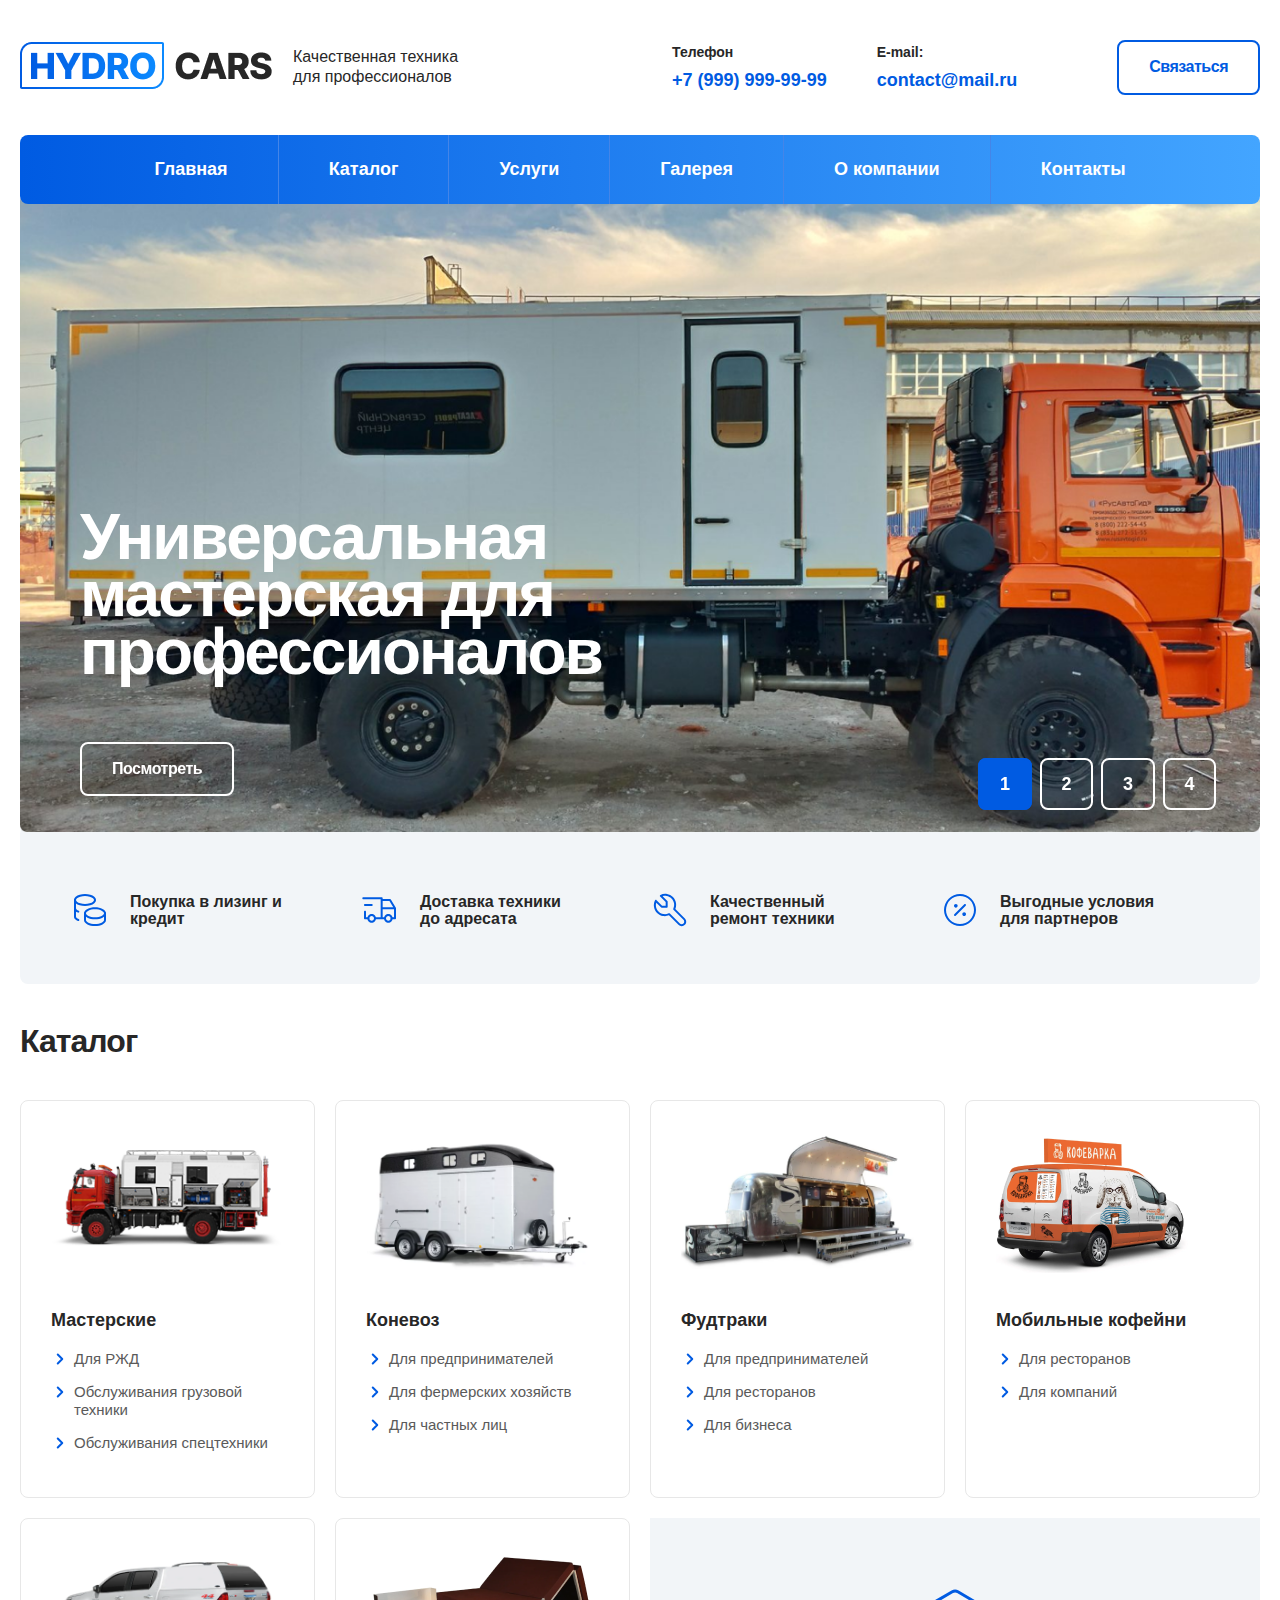
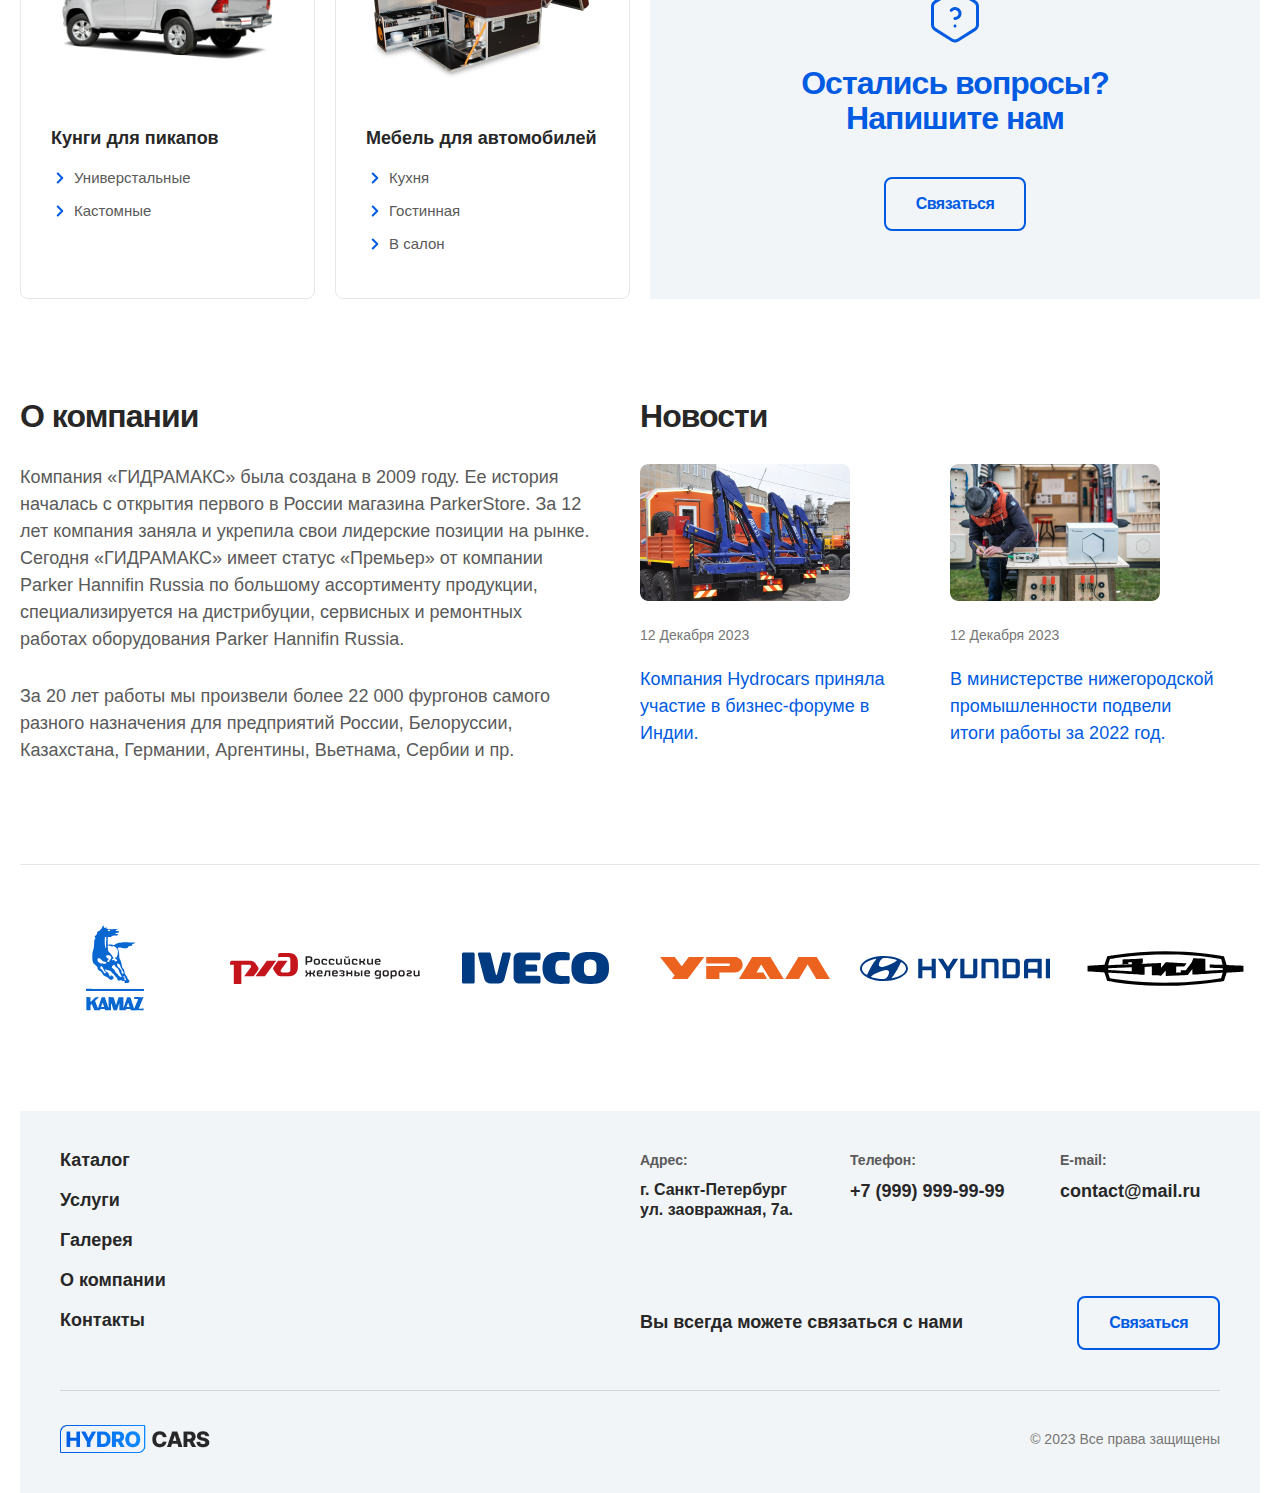
<file: index.html>
<!DOCTYPE html>
<html lang="en">
<head>
    <meta charset="UTF-8">
    <meta name="viewport" content="width=device-width, initial-scale=1.0"/>
    <link rel="stylesheet" href="css/style.css">
    <link rel="stylesheet" href="css/swiper_about.css">
</head>
<body>
<section class="header">
    <div class="header__top">
        <div class="header__left">
            <a href="#"> <img src="img/logo.png"></a>
            <span>Качественная техника для профессионалов</span>
        </div>
        <div class="header__right">
            <div class="header__phone">
                <span>Телефон</span>
                <a>+7 (999) 999-99-99</a>
            </div>
            <div class="header__email">
                <span>E-mail:</span>
                <a>contact@mail.ru</a>
            </div>
            <div class="header__connect">
                <a>Связаться</a>
            </div>
            <div class="header__connect--mobile">
                <a><img src="img/call.svg"></a>
            </div>
            <nav class="header__navigation">
                <input type="checkbox" id="menu" name="menu" class="header__menu--checkbox">
                <label class="header__menu--toggle" for="menu">
                    <img src="img/menu.svg">
                </label>
                <label class="header__menu--overlay" for="menu"></label>

                <div class="header__menu">
                    <div class="header__menu--header">
                        <div>
                            <img class="logo__mobile--menu" src="img/logo.png">
                            <span>
                                Качественная техника для профессионалов
                            </span>
                            <a><img src="img/call.svg"></a>
                            <label class="header__menu--toggle" for="menu">
                                <img src="img/menu_close.svg">
                            </label>
                        </div>
                    </div>

                    <div class="header__menu--list">
                        <ul>
                            <li class="animated--arrow"><a href="index.html">Главная</a></li>
                            <li class="animated--arrow"><span class="the-arrow -left">
                             <span class="shaft"></span>
                         </span>
                                <a href="catalog.html">Каталог</a></li>
                            <li class="animated--arrow">
                <span class="the-arrow -left">
                             <span class="shaft"></span>
                         </span>
                                <a href="services.html">Услуги</a></li>
                            <li class="animated--arrow"><span class="the-arrow -left">
                             <span class="shaft"></span>
                         </span>
                                <a href="gallery.html">Галерея</a></li>
                            <li class="animated--arrow">
                <span class="the-arrow -left">
                             <span class="shaft"></span>
                         </span><a href="about.html">О компании</a></li>
                            <li class="animated--arrow"><span class="the-arrow -left">
                             <span class="shaft"></span>
                         </span>
                                <a href="contact.html">Контакты</a>
                                <span class="arrow-bottom the-arrow -left">
                             <span class="shaft"></span>
                         </span></li>
                        </ul>
                        <div class="contact__mobile">
                        <div class="mobile__contact">
                            <p>Телефон</p>
                            <a>+7 (999) 999-99-99</a>
                        </div>
                        <div class="mobile__contact">
                            <p>E-mail:</p>
                            <a>contact@mail.ru</a>
                        </div>
                    </div>
                    </div>
                </div>
            </nav>
        </div>
    </div>
    <div class="header__bottom">
        <div class="header__navigate">
            <a href="index.html">Главная</a>
            <a href="catalog.html">Каталог</a>
            <a href="services.html">Услуги</a>
            <a href="gallery.html">Галерея</a>
            <a href="about.html">О компании</a>
            <a href="contact.html">Контакты</a>
        </div>
    </div>
</section>
<section class="main">
    <div class="main__slider swiper_main">
        <div class="swiper-wrapper">
            <!-- Slides -->
            <div class="main__slider--img swiper-slide"><img src="img/main_slider.png">
                <div class="main__slider--text">
                    <p>Универсальная мастерская
                        для профессионалов</p>
                    <a href="catalog.html">Посмотреть</a>
                </div>
            </div>
            <div class="main__slider--img swiper-slide"><img src="img/main_slider.png">
                <div class="main__slider--text">
                    <p>Универсальная мастерская
                        для профессионалов</p>
                    <a href="catalog.html">Посмотреть</a>
                </div></div>
            <div class="main__slider--img swiper-slide"><img src="img/main_slider.png">
                <div class="main__slider--text">
                    <p>Универсальная мастерская
                        для профессионалов</p>
                    <a href="catalog.html">Посмотреть</a>
                </div></div>
            <div class="main__slider--img swiper-slide"><img src="img/main_slider.png">
                <div class="main__slider--text">
                    <p>Универсальная мастерская
                        для профессионалов</p>
                    <a href="catalog.html">Посмотреть</a>
                </div></div>
        </div>
        <!-- If we need pagination -->
        <div class="swiper-pagination"></div>

    </div>
    <div class="main__info">
        <div class="main__info--part">
            <div>
                <img src="img/coins.svg">
                <span>Покупка в лизинг и кредит</span>
            </div>
            <div>
                <img src="img/truck-delivery.svg">
                <span>Доставка техники до адресата</span>
            </div>
        </div>
        <div class="main__info--part">
            <div>
                <img src="img/tool.svg">
                <span>Качественный ремонт техники</span>
            </div>
            <div>
                <img src="img/discount.svg">
                <span>Выгодные условия для партнеров</span>
            </div>
        </div>
    </div>
    <div class="main__catalog">
        <h2>Каталог</h2>
        <div class="main__catalog--list">
            <div class="main__catalog--container">
                <div class="main__catalog--img">
                    <img src="img/catalog2.png">
                </div>
                <div class="main__catalog--info">
                    <p>Мастерские</p>
                    <ul>
                        <li><a href="detail.html">Для РЖД</a></li>
                        <li><a href="detail.html">Обслуживания грузовой техники</a></li>
                        <li><a href="detail.html">Обслуживания спецтехники</a></li>
                    </ul>
                </div>
            </div>
            <div class="main__catalog--container">
                <div class="main__catalog--img">
                    <img src="img/catalog3.png">
                </div>
                <div class="main__catalog--info">
                    <p>Коневоз</p>
                    <ul>
                        <li><a href="detail.html">Для предпринимателей</a></li>
                        <li><a href="detail.html">Для фермерских хозяйств</a></li>
                        <li><a href="detail.html">Для частных лиц</a></li>
                    </ul>
                </div>
            </div>
            <div class="main__catalog--container">
                <div class="main__catalog--img">
                    <img src="img/catalog4.png">
                </div>
                <div class="main__catalog--info">
                    <p>Фудтраки</p>
                    <ul>
                        <li><a href="detail.html">Для предпринимателей</a></li>
                        <li><a href="detail.html">Для ресторанов</a></li>
                        <li><a href="detail.html">Для бизнеса</a></li>
                    </ul>
                </div>
            </div>
            <div class="main__catalog--container">
                <div class="main__catalog--img">
                    <img src="img/catalog5.png">
                </div>
                <div class="main__catalog--info">
                    <p>Мобильные кофейни</p>
                    <ul>
                        <li><a href="detail.html">Для ресторанов</a></li>
                        <li><a href="detail.html">Для компаний</a></li>
                    </ul>
                </div>
            </div>
            <div class="main__catalog--container">
                <div class="main__catalog--img">
                    <img src="img/catalog6.png">
                </div>
                <div class="main__catalog--info">
                    <p>Кунги для пикапов</p>
                    <ul>
                        <li><a href="detail.html">Универстальные</a></li>
                        <li><a href="detail.html">Кастомные</a></li>
                    </ul>
                </div>
            </div>
            <div class="main__catalog--container">
                <div class="main__catalog--img">
                    <img src="img/catalog7.png">
                </div>
                <div class="main__catalog--info">
                    <p>Мебель для автомобилей</p>
                    <ul>
                        <li><a href="detail.html">Кухня</a></li>
                        <li><a href="detail.html">Гостинная</a></li>
                        <li><a href="detail.html">В салон</a></li>
                    </ul>
                </div>
            </div>
            <div class="main__catalog--quest">
                <img src="img/help.svg">
                <h2>Остались вопросы? Напишите нам</h2>
                <a>Связаться</a>
            </div>
        </div>
    </div>
    <div class="main__aboutNews">
        <div class="main__aboutNews--text">
            <h1>О компании</h1>
            <p>Компания «ГИДРАМАКС» была создана в 2009 году. Ее история началась с открытия первого в России магазина
                ParkerStore. За 12 лет компания заняла и укрепила свои лидерские позиции на рынке. Сегодня «ГИДРАМАКС»
                имеет статус «Премьер» от компании Parker Hannifin Russia по большому ассортименту продукции,
                специализируется на дистрибуции, сервисных и ремонтных работах оборудования Parker Hannifin Russia. </p>
            <p>За 20 лет работы мы произвели более 22 000 фургонов самого разного назначения для предприятий России,
                Белоруссии, Казахстана, Германии, Аргентины, Вьетнама, Сербии и пр.</p>
        </div>
        <div class="news__main">
            <h2>Новости</h2>
            <div class="news__main--container">
                <div class="news__main--block">
                    <img src="img/news_img.png">
                    <div class="news__main--info">
                        <span>12 Декабря 2023</span>
                        <a>Компания Hydrocars приняла участие в бизнес-форуме в Индии.</a>
                    </div>
                </div>
                <div class="news__main--block">
                    <img src="img/news_img1.png">
                    <div class="news__main--info">
                        <span>12 Декабря 2023</span>
                        <a>В министерстве нижегородской промышленности подвели итоги работы за 2022 год.</a>
                    </div>
                </div>
            </div>
        </div>
    </div>
    <div class="main__client">
        <img src="img/kamaz.svg">
        <img src="img/rzd.svg">
        <img src="img/iveco.svg">
        <img src="img/ural.svg">
        <img src="img/hyundai.svg">
        <img src="img/amoZilLogo.svg">
    </div>
</section>
<section class="footer">
    <div class="footer__container">
        <div class="footer__header">
            <div class="footer__navigate">
                <a>Каталог</a>
                <a>Услуги</a>
                <a>Галерея</a>
                <a>О компании</a>
                <a>Контакты</a>
            </div>
            <div class="footer__info">
                <div class="footer__address">
                    <div>
                        <span>Адрес:</span>
                        <p>г. Санкт-Петербург
                            ул. заовражная, 7а.</p>
                    </div>
                    <div>
                        <span>Телефон:</span>
                        <a>+7 (999) 999-99-99</a>
                    </div>
                    <div>
                        <span>E-mail:</span>
                        <a>contact@mail.ru</a>
                    </div>
                </div>
                <div class="footer__connect">
                    <p>Вы всегда можете связаться с нами</p>
                    <a href="#">Связаться</a>
                </div>
            </div>
        </div>
        <div class="footer__connect--mobile">
            <p>Вы всегда можете связаться с нами</p>
            <a href="#">Связаться</a>
        </div>
        <div class="footer__bottom">
            <img src="img/logo.png">
            <span>© 2023 Все права защищены</span>
        </div>
    </div>
</section>
<script defer src="js/jquery.min.js"></script>
<script defer src="js/swiper-bundle.min.js"></script>
<script defer src="js/main/script.js"></script>
</body>
</html>
</file>
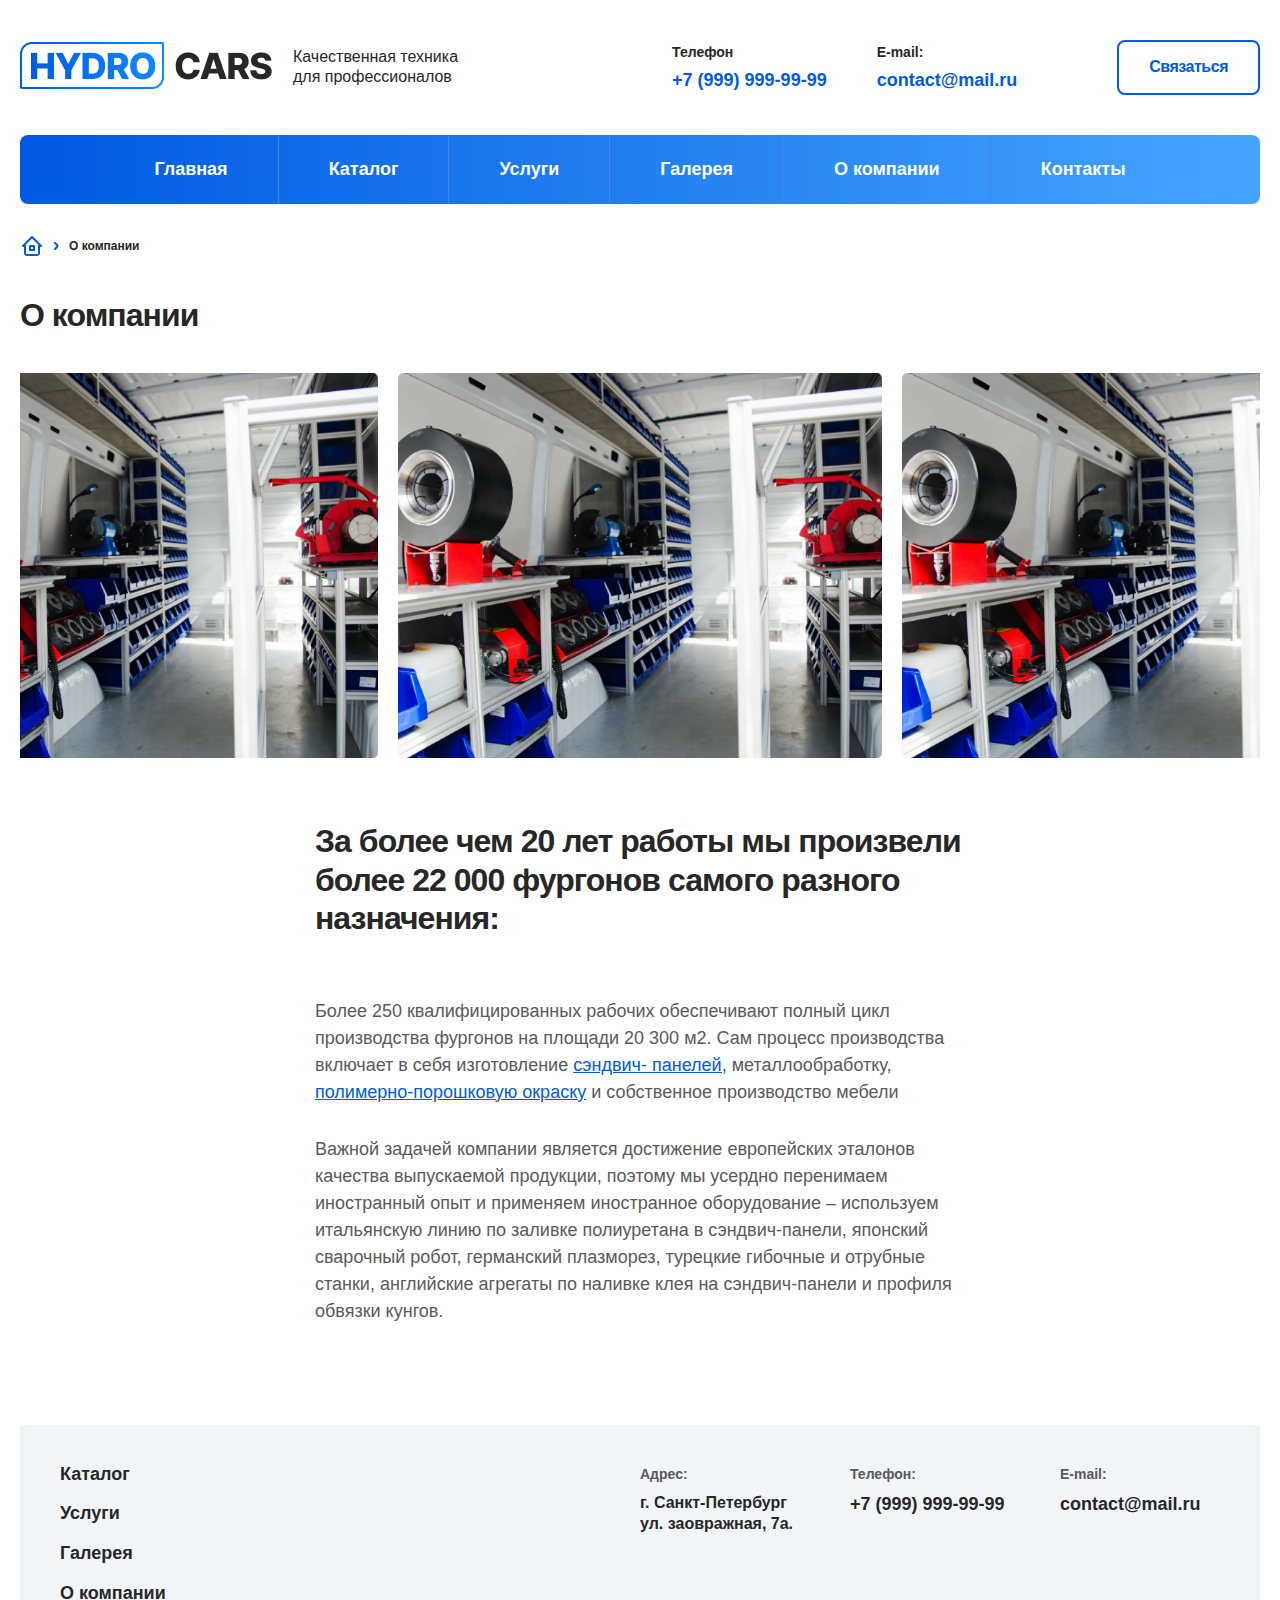
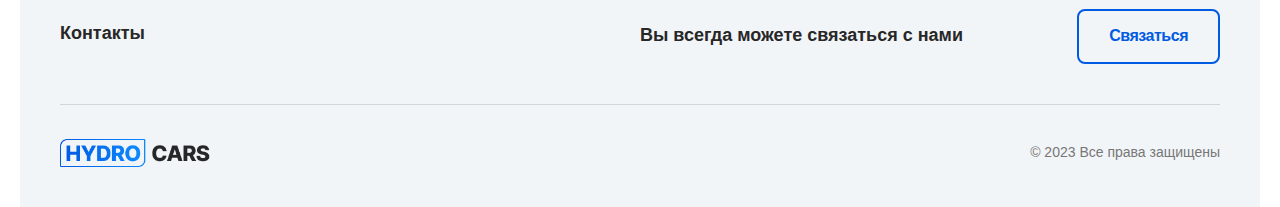
<file: about.html>
<!DOCTYPE html>
<html lang="en">
<head>
    <meta charset="UTF-8">
    <meta name="viewport" content="width=device-width, initial-scale=1.0"/>
    <link rel="stylesheet" href="css/style.css">
    <link rel="stylesheet" href="css/swiper_about.css">
</head>
<body>
<section class="header">
    <div class="header__top">
        <div class="header__left">
            <a href="#"> <img src="img/logo.png"></a>
            <span>Качественная техника для профессионалов</span>
        </div>
        <div class="header__right">
            <div class="header__phone">
                <span>Телефон</span>
                <a>+7 (999) 999-99-99</a>
            </div>
            <div class="header__email">
                <span>E-mail:</span>
                <a>contact@mail.ru</a>
            </div>
            <div class="header__connect">
                <a>Связаться</a>
            </div>
            <div class="header__connect--mobile">
                <a><img src="img/call.svg"></a>
            </div>
            <nav class="header__navigation">
                <input type="checkbox" id="menu" name="menu" class="header__menu--checkbox">
                <label class="header__menu--toggle" for="menu">
                    <img src="img/menu.svg">
                </label>
                <label class="header__menu--overlay" for="menu"></label>

                <div class="header__menu">
                    <div class="header__menu--header">
                        <div>
                            <img class="logo__mobile--menu" src="img/logo.png">
                            <span>
                                Качественная техника для профессионалов
                            </span>
                            <a><img src="img/call.svg"></a>
                            <label class="header__menu--toggle" for="menu">
                                <img src="img/menu_close.svg">
                            </label>
                        </div>
                    </div>

                    <div class="header__menu--list">
                        <ul>
                            <li class="animated--arrow"><a href="index.html">Главная</a></li>
                            <li class="animated--arrow"><span class="the-arrow -left">
                             <span class="shaft"></span>
                         </span>
                                <a href="catalog.html">Каталог</a></li>
                            <li class="animated--arrow">
                <span class="the-arrow -left">
                             <span class="shaft"></span>
                         </span>
                                <a href="services.html">Услуги</a></li>
                            <li class="animated--arrow"><span class="the-arrow -left">
                             <span class="shaft"></span>
                         </span>
                                <a href="gallery.html">Галерея</a></li>
                            <li class="animated--arrow">
                <span class="the-arrow -left">
                             <span class="shaft"></span>
                         </span><a href="about.html">О компании</a></li>
                            <li class="animated--arrow"><span class="the-arrow -left">
                             <span class="shaft"></span>
                         </span>
                                <a href="contact.html">Контакты</a>
                                <span class="arrow-bottom the-arrow -left">
                             <span class="shaft"></span>
                         </span></li>
                        </ul>
                        <div class="contact__mobile">
                            <div class="mobile__contact">
                                <p>Телефон</p>
                                <a>+7 (999) 999-99-99</a>
                            </div>
                            <div class="mobile__contact">
                                <p>E-mail:</p>
                                <a>contact@mail.ru</a>
                            </div>
                        </div>
                    </div>
                </div>
            </nav>
        </div>
    </div>
    <div class="header__bottom">
        <div class="header__navigate">
            <a href="index.html">Главная</a>
            <a href="catalog.html">Каталог</a>
            <a href="services.html">Услуги</a>
            <a href="gallery.html">Галерея</a>
            <a href="about.html">О компании</a>
            <a href="contact.html">Контакты</a>
        </div>
    </div>
</section>
<section class="about">
    <div class="breadcrumbs">
        <ul>
            <li><img src="img/home.svg"></li>
            <li class="breadcrumbs__divider"><img src="img/arrow.svg"></li>
            <li><span>О компании</span></li>
        </ul>
    </div>
    <div class="about__main">
    <h1>О компании</h1>
        <div class="about__gallery swiper">

            <div class="swiper-wrapper">
                <!-- Slides -->
                <div class="swiper-slide"> <img src="img/about.png"></div>
                <div class="swiper-slide"> <img src="img/about.png"></div>
                <div class="swiper-slide"> <img src="img/about.png"></div>
            </div>
        </div>
    <div class="about__us">
        <h2>За более чем 20 лет работы мы произвели более 22 000 фургонов самого разного назначения:</h2>
        <p>Более 250 квалифицированных рабочих обеспечивают полный цикл производства фургонов на площади 20 300 м2. Сам
            процесс производства включает в себя изготовление <a class="about__us--link">сэндвич- панелей,</a>
            металлообработку, <a class="about__us--link">полимерно-порошковую окраску</a> и собственное производство
            мебели
        </p>
        <p>Важной задачей компании является достижение европейских эталонов качества выпускаемой продукции, поэтому мы
            усердно перенимаем иностранный опыт и применяем иностранное оборудование – используем итальянскую линию по
            заливке полиуретана в сэндвич-панели, японский сварочный робот, германский плазморез, турецкие гибочные и
            отрубные станки, английские агрегаты по наливке клея на сэндвич-панели и профиля обвязки кунгов.</p>
    </div>
    </div>
</section>
<section class="footer">
    <div class="footer__container">
        <div class="footer__header">
            <div class="footer__navigate">
                <a>Каталог</a>
                <a>Услуги</a>
                <a>Галерея</a>
                <a>О компании</a>
                <a>Контакты</a>
            </div>
            <div class="footer__info">
                <div class="footer__address">
                    <div>
                        <span>Адрес:</span>
                        <p>г. Санкт-Петербург
                            ул. заовражная, 7а.</p>
                    </div>
                    <div>
                        <span>Телефон:</span>
                        <a>+7 (999) 999-99-99</a>
                    </div>
                    <div>
                        <span>E-mail:</span>
                        <a>contact@mail.ru</a>
                    </div>
                </div>
                <div class="footer__connect">
                    <p>Вы всегда можете связаться с нами</p>
                    <a href="#">Связаться</a>
                </div>
            </div>
        </div>
        <div class="footer__connect--mobile">
            <p>Вы всегда можете связаться с нами</p>
            <a href="#">Связаться</a>
        </div>
        <div class="footer__bottom">
            <img src="img/logo.png">
            <span>© 2023 Все права защищены</span>
        </div>
    </div>
</section>
<script defer src="js/jquery.min.js"></script>
<script defer src="js/swiper-bundle.min.js"></script>
<script defer src="js/about/script.js"></script>
</body>
</html>
</file>
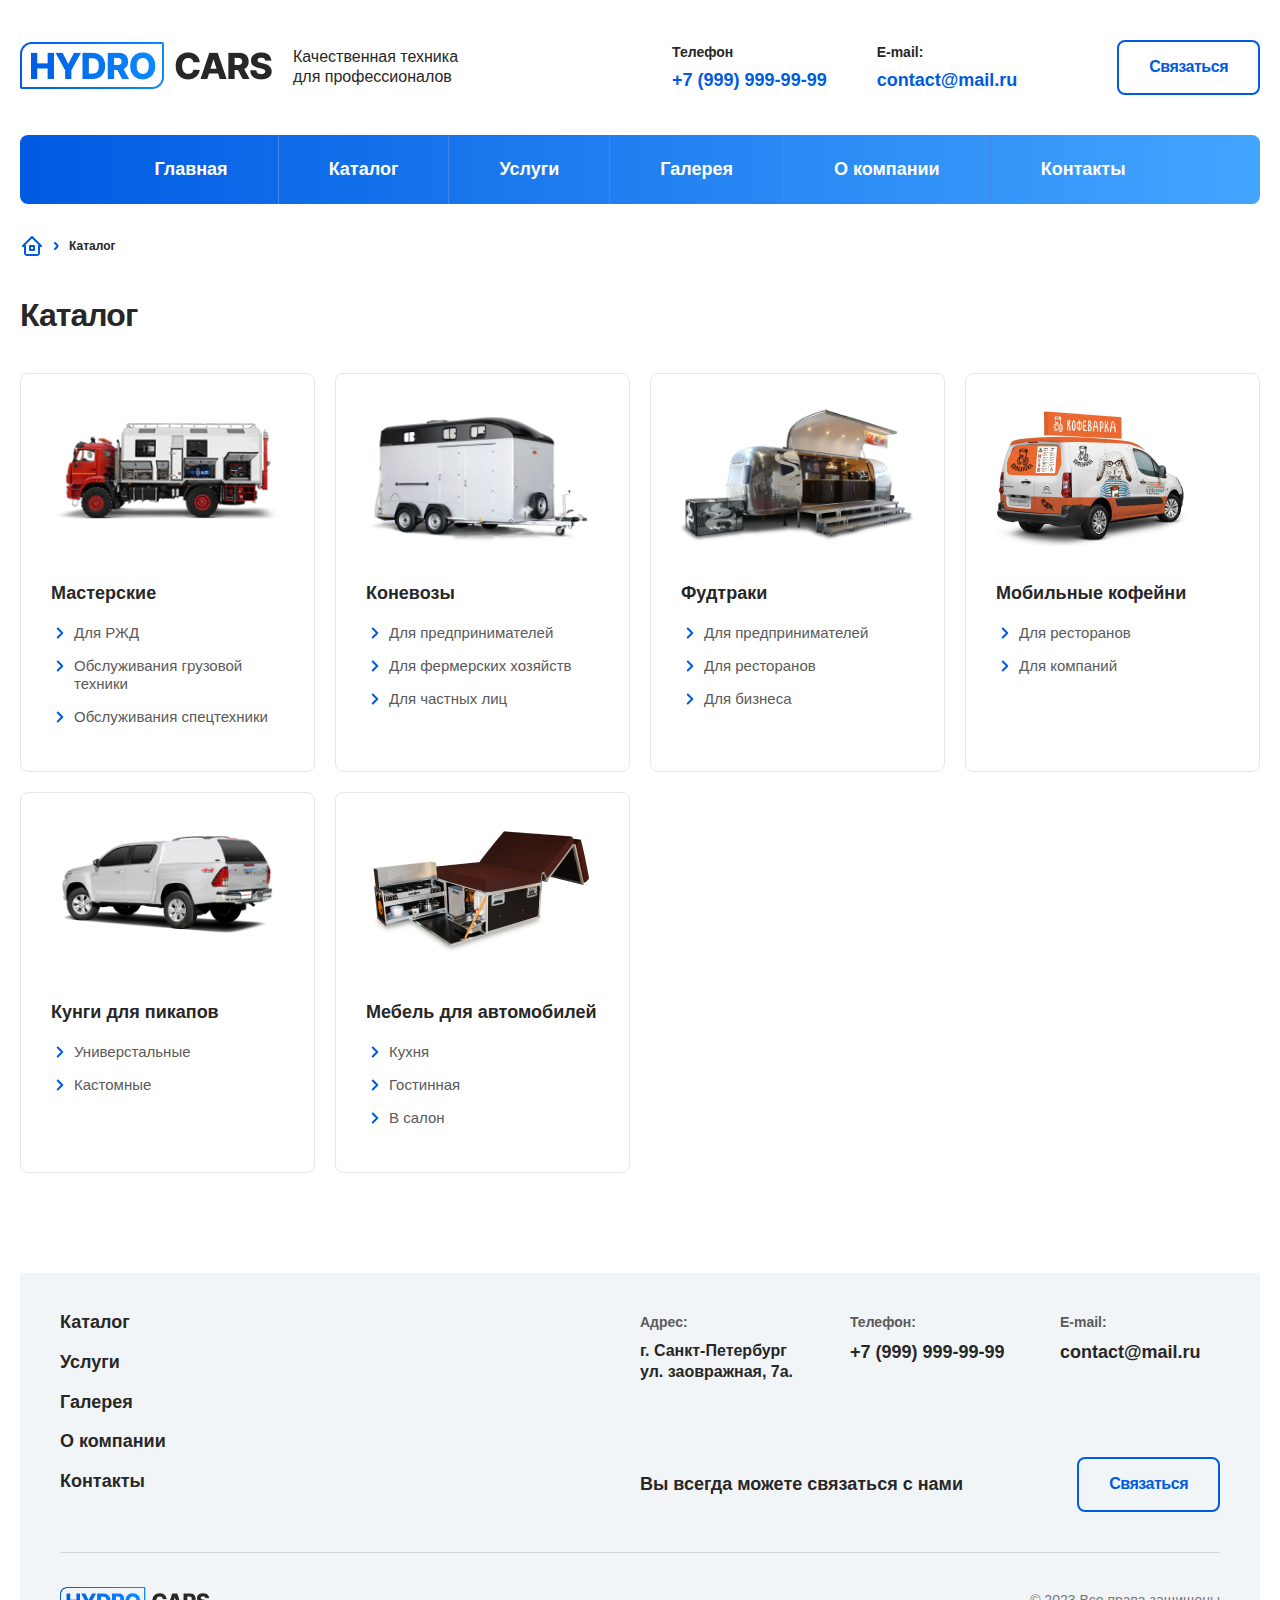
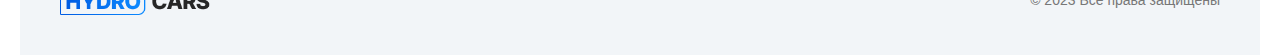
<file: catalog.html>
<!DOCTYPE html>
<html lang="en">
<head>
    <meta charset="UTF-8">
    <meta name="viewport" content="width=device-width, initial-scale=1.0"/>
    <link rel="stylesheet" href="css/style.css">
</head>
<body>
<section class="header">
    <div class="header__top">
        <div class="header__left">
            <a href="#"> <img src="img/logo.png"></a>
            <span>Качественная техника для профессионалов</span>
        </div>
        <div class="header__right">
            <div class="header__phone">
                <span>Телефон</span>
                <a>+7 (999) 999-99-99</a>
            </div>
            <div class="header__email">
                <span>E-mail:</span>
                <a>contact@mail.ru</a>
            </div>
            <div class="header__connect">
                <a>Связаться</a>
            </div>
            <div class="header__connect--mobile">
                <a><img src="img/call.svg"></a>
            </div>
            <nav class="header__navigation">
                <input type="checkbox" id="menu" name="menu" class="header__menu--checkbox">
                <label class="header__menu--toggle" for="menu">
                    <img src="img/menu.svg">
                </label>
                <label class="header__menu--overlay" for="menu"></label>

                <div class="header__menu">
                    <div class="header__menu--header">
                        <div>
                            <img class="logo__mobile--menu" src="img/logo.png">
                            <span>
                                Качественная техника для профессионалов
                            </span>
                            <a><img src="img/call.svg"></a>
                            <label class="header__menu--toggle" for="menu">
                                <img src="img/menu_close.svg">
                            </label>
                        </div>
                    </div>

                    <div class="header__menu--list">
                        <ul>
                            <li class="animated--arrow"><a href="index.html">Главная</a></li>
                            <li class="animated--arrow"><span class="the-arrow -left">
                             <span class="shaft"></span>
                         </span>
                                <a href="catalog.html">Каталог</a></li>
                            <li class="animated--arrow">
                <span class="the-arrow -left">
                             <span class="shaft"></span>
                         </span>
                                <a href="services.html">Услуги</a></li>
                            <li class="animated--arrow"><span class="the-arrow -left">
                             <span class="shaft"></span>
                         </span>
                                <a href="gallery.html">Галерея</a></li>
                            <li class="animated--arrow">
                <span class="the-arrow -left">
                             <span class="shaft"></span>
                         </span><a href="about.html">О компании</a></li>
                            <li class="animated--arrow"><span class="the-arrow -left">
                             <span class="shaft"></span>
                         </span>
                                <a href="contact.html">Контакты</a>
                                <span class="arrow-bottom the-arrow -left">
                             <span class="shaft"></span>
                         </span></li>
                        </ul>
                        <div class="contact__mobile">
                            <div class="mobile__contact">
                                <p>Телефон</p>
                                <a>+7 (999) 999-99-99</a>
                            </div>
                            <div class="mobile__contact">
                                <p>E-mail:</p>
                                <a>contact@mail.ru</a>
                            </div>
                        </div>
                    </div>
                </div>
            </nav>
        </div>
    </div>
    <div class="header__bottom">
        <div class="header__navigate">
            <a href="index.html">Главная</a>
            <a href="catalog.html">Каталог</a>
            <a href="services.html">Услуги</a>
            <a href="gallery.html">Галерея</a>
            <a href="about.html">О компании</a>
            <a href="contact.html">Контакты</a>
        </div>
    </div>
</section>
<section class="catalog">
    <div class="breadcrumbs">
        <ul>
            <li><img src="img/home.svg"></li>
            <li class="breadcrumbs__divider"><img src="img/arrow.svg"></li>
            <li><span>Каталог</span></li>
        </ul>
    </div>
    <div class="main__catalog ">
        <h1>Каталог</h1>
        <div class="main__catalog--list">
            <div class="main__catalog--container">
                <div class="main__catalog--img">
                    <img src="img/catalog2.png">
                </div>
                <div class="main__catalog--info">
                    <p>Мастерские</p>
                    <ul>
                        <li><a href="detail.html">Для РЖД</a></li>
                        <li><a href="detail.html">Обслуживания грузовой техники</a></li>
                        <li><a href="detail.html">Обслуживания спецтехники</a></li>
                    </ul>
                </div>
            </div>
            <div class="main__catalog--container">
                <div class="main__catalog--img">
                    <img src="img/catalog3.png">
                </div>
                <div class="main__catalog--info">
                    <p>Коневозы</p>
                    <ul>
                        <li><a>Для предпринимателей</a></li>
                        <li><a>Для фермерских хозяйств</a></li>
                        <li><a>Для частных лиц</a></li>
                    </ul>
                </div>
            </div>
            <div class="main__catalog--container">
                <div class="main__catalog--img">
                    <img src="img/catalog4.png">
                </div>
                <div class="main__catalog--info">
                    <p>Фудтраки</p>
                    <ul>
                        <li><a>Для предпринимателей</a></li>
                        <li><a>Для ресторанов</a></li>
                        <li><a>Для бизнеса</a></li>
                    </ul>
                </div>
            </div>
            <div class="main__catalog--container">
                <div class="main__catalog--img">
                    <img src="img/catalog5.png">
                </div>
                <div class="main__catalog--info">
                    <p>Мобильные кофейни</p>
                    <ul>
                        <li><a>Для ресторанов</a></li>
                        <li><a>Для компаний</a></li>
                    </ul>
                </div>
            </div>
            <div class="main__catalog--container">
                <div class="main__catalog--img">
                    <img src="img/catalog6.png">
                </div>
                <div class="main__catalog--info">
                    <p>Кунги для пикапов</p>
                    <ul>
                        <li><a>Универстальные</a></li>
                        <li><a>Кастомные</a></li>
                    </ul>
                </div>
            </div>
            <div class="main__catalog--container">
                <div class="main__catalog--img">
                    <img src="img/catalog7.png">
                </div>
                <div class="main__catalog--info">
                    <p>Мебель для автомобилей</p>
                    <ul>
                        <li><a>Кухня</a></li>
                        <li><a>Гостинная</a></li>
                        <li><a>В салон</a></li>
                    </ul>
                </div>
            </div>
        </div>
    </div>
</section>
<section class="footer">
    <div class="footer__container">
        <div class="footer__header">
            <div class="footer__navigate">
                <a>Каталог</a>
                <a>Услуги</a>
                <a>Галерея</a>
                <a>О компании</a>
                <a>Контакты</a>
            </div>
            <div class="footer__info">
                <div class="footer__address">
                    <div>
                        <span>Адрес:</span>
                        <p>г. Санкт-Петербург
                            ул. заовражная, 7а.</p>
                    </div>
                    <div>
                        <span>Телефон:</span>
                        <a>+7 (999) 999-99-99</a>
                    </div>
                    <div>
                        <span>E-mail:</span>
                        <a>contact@mail.ru</a>
                    </div>
                </div>
                <div class="footer__connect">
                    <p>Вы всегда можете связаться с нами</p>
                    <a href="#">Связаться</a>
                </div>
            </div>
        </div>
        <div class="footer__connect--mobile">
            <p>Вы всегда можете связаться с нами</p>
            <a href="#">Связаться</a>
        </div>
        <div class="footer__bottom">
            <img src="img/logo.png">
            <span>© 2023 Все права защищены</span>
        </div>
    </div>
</section>
<script defer src="js/jquery.min.js"></script>
<script defer src="js/script.js"></script>
</body>
</html>
</file>
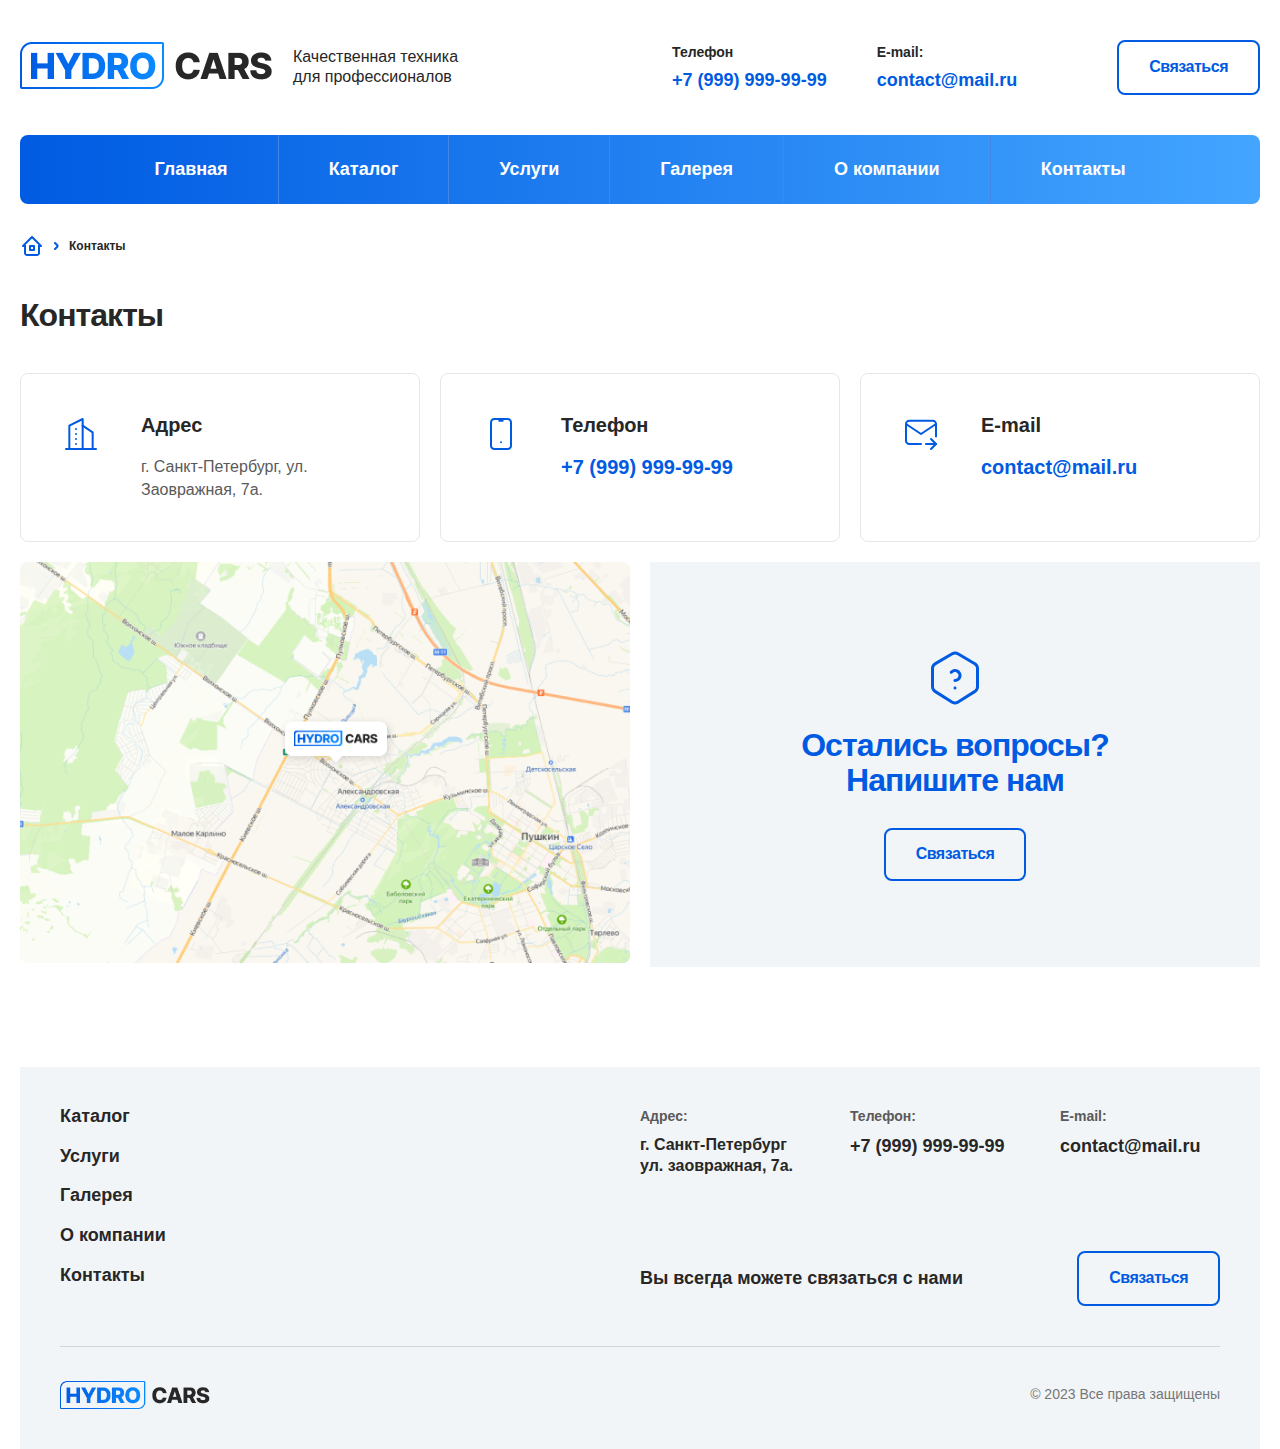
<file: contact.html>
<!DOCTYPE html>
<html lang="en">
<head>
    <meta charset="UTF-8">
    <meta name="viewport" content="width=device-width, initial-scale=1.0"/>
    <link rel="stylesheet" href="css/style.css">
</head>
<body>
<section class="header">
    <div class="header__top">
        <div class="header__left">
            <a href="#"> <img src="img/logo.png"></a>
            <span>Качественная техника для профессионалов</span>
        </div>
        <div class="header__right">
            <div class="header__phone">
                <span>Телефон</span>
                <a>+7 (999) 999-99-99</a>
            </div>
            <div class="header__email">
                <span>E-mail:</span>
                <a>contact@mail.ru</a>
            </div>
            <div class="header__connect">
                <a>Связаться</a>
            </div>
            <div class="header__connect--mobile">
                <a><img src="img/call.svg"></a>
            </div>
            <nav class="header__navigation">
                <input type="checkbox" id="menu" name="menu" class="header__menu--checkbox">
                <label class="header__menu--toggle" for="menu">
                    <img src="img/menu.svg">
                </label>
                <label class="header__menu--overlay" for="menu"></label>

                <div class="header__menu">
                    <div class="header__menu--header">
                        <div>
                            <img class="logo__mobile--menu" src="img/logo.png">
                            <span>
                                Качественная техника для профессионалов
                            </span>
                            <a><img src="img/call.svg"></a>
                            <label class="header__menu--toggle" for="menu">
                                <img src="img/menu_close.svg">
                            </label>
                        </div>
                    </div>

                    <div class="header__menu--list">
                        <ul>
                            <li class="animated--arrow"><a href="index.html">Главная</a></li>
                            <li class="animated--arrow"><span class="the-arrow -left">
                             <span class="shaft"></span>
                         </span>
                                <a href="catalog.html">Каталог</a></li>
                            <li class="animated--arrow">
                <span class="the-arrow -left">
                             <span class="shaft"></span>
                         </span>
                                <a href="services.html">Услуги</a></li>
                            <li class="animated--arrow"><span class="the-arrow -left">
                             <span class="shaft"></span>
                         </span>
                                <a href="gallery.html">Галерея</a></li>
                            <li class="animated--arrow">
                <span class="the-arrow -left">
                             <span class="shaft"></span>
                         </span><a href="about.html">О компании</a></li>
                            <li class="animated--arrow"><span class="the-arrow -left">
                             <span class="shaft"></span>
                         </span>
                                <a href="contact.html">Контакты</a>
                                <span class="arrow-bottom the-arrow -left">
                             <span class="shaft"></span>
                         </span></li>
                        </ul>
                        <div class="contact__mobile">
                            <div class="mobile__contact">
                                <p>Телефон</p>
                                <a>+7 (999) 999-99-99</a>
                            </div>
                            <div class="mobile__contact">
                                <p>E-mail:</p>
                                <a>contact@mail.ru</a>
                            </div>
                        </div>
                    </div>
                </div>
            </nav>
        </div>
    </div>
    <div class="header__bottom">
        <div class="header__navigate">
            <a href="index.html">Главная</a>
            <a href="catalog.html">Каталог</a>
            <a href="services.html">Услуги</a>
            <a href="gallery.html">Галерея</a>
            <a href="about.html">О компании</a>
            <a href="contact.html">Контакты</a>
        </div>
    </div>
</section>
<section class="contact">
    <div class="breadcrumbs">
        <ul>
            <li><img src="img/home.svg"></li>
            <li class="breadcrumbs__divider"><img src="img/arrow.svg"></li>
            <li><span>Контакты</span></li>
        </ul>
    </div>
    <div class="contact__list">
        <h1>Контакты</h1>
        <div class="contact__container">
            <div class="contact__connection">
                <div class="contact__connection--address">
                    <img src="img/address.svg">
                    <div>
                        <p>Адрес</p>
                        <span>г. Санкт-Петербург, ул. Заовражная, 7а.</span>
                    </div>
                </div>
                <div class="contact__connection--mobile">
                    <img src="img/mobile.svg">
                    <div>
                        <p>Телефон</p>
                        <a>+7 (999) 999-99-99</a>
                    </div>
                </div>
                <div class="contact__connection--mail">
                    <img src="img/mail.svg">
                    <div>
                        <p>E-mail</p>
                        <a>contact@mail.ru</a>
                    </div>
                </div>
            </div>
            <div class="contact__address">
                <div class="contact__address--map">
                    <img src="img/maps.png">
                </div>
                <div class="contact__address--quest">
                    <img src="img/quest.svg">
                    <h2>Остались вопросы? Напишите нам</h2>
                    <a>Связаться</a>
                </div>
            </div>
        </div>
    </div>
</section>
<section class="footer">
    <div class="footer__container">
        <div class="footer__header">
            <div class="footer__navigate">
                <a>Каталог</a>
                <a>Услуги</a>
                <a>Галерея</a>
                <a>О компании</a>
                <a>Контакты</a>
            </div>
            <div class="footer__info">
                <div class="footer__address">
                    <div>
                        <span>Адрес:</span>
                        <p>г. Санкт-Петербург
                            ул. заовражная, 7а.</p>
                    </div>
                    <div>
                        <span>Телефон:</span>
                        <a>+7 (999) 999-99-99</a>
                    </div>
                    <div>
                        <span>E-mail:</span>
                        <a>contact@mail.ru</a>
                    </div>
                </div>
                <div class="footer__connect">
                    <p>Вы всегда можете связаться с нами</p>
                    <a href="#">Связаться</a>
                </div>
            </div>
        </div>
        <div class="footer__connect--mobile">
            <p>Вы всегда можете связаться с нами</p>
            <a href="#">Связаться</a>
        </div>
        <div class="footer__bottom">
            <img src="img/logo.png">
            <span>© 2023 Все права защищены</span>
        </div>
    </div>
</section>
<script defer src="js/jquery.min.js"></script>
<script defer src="js/script.js"></script>
</body>
</html>
</file>
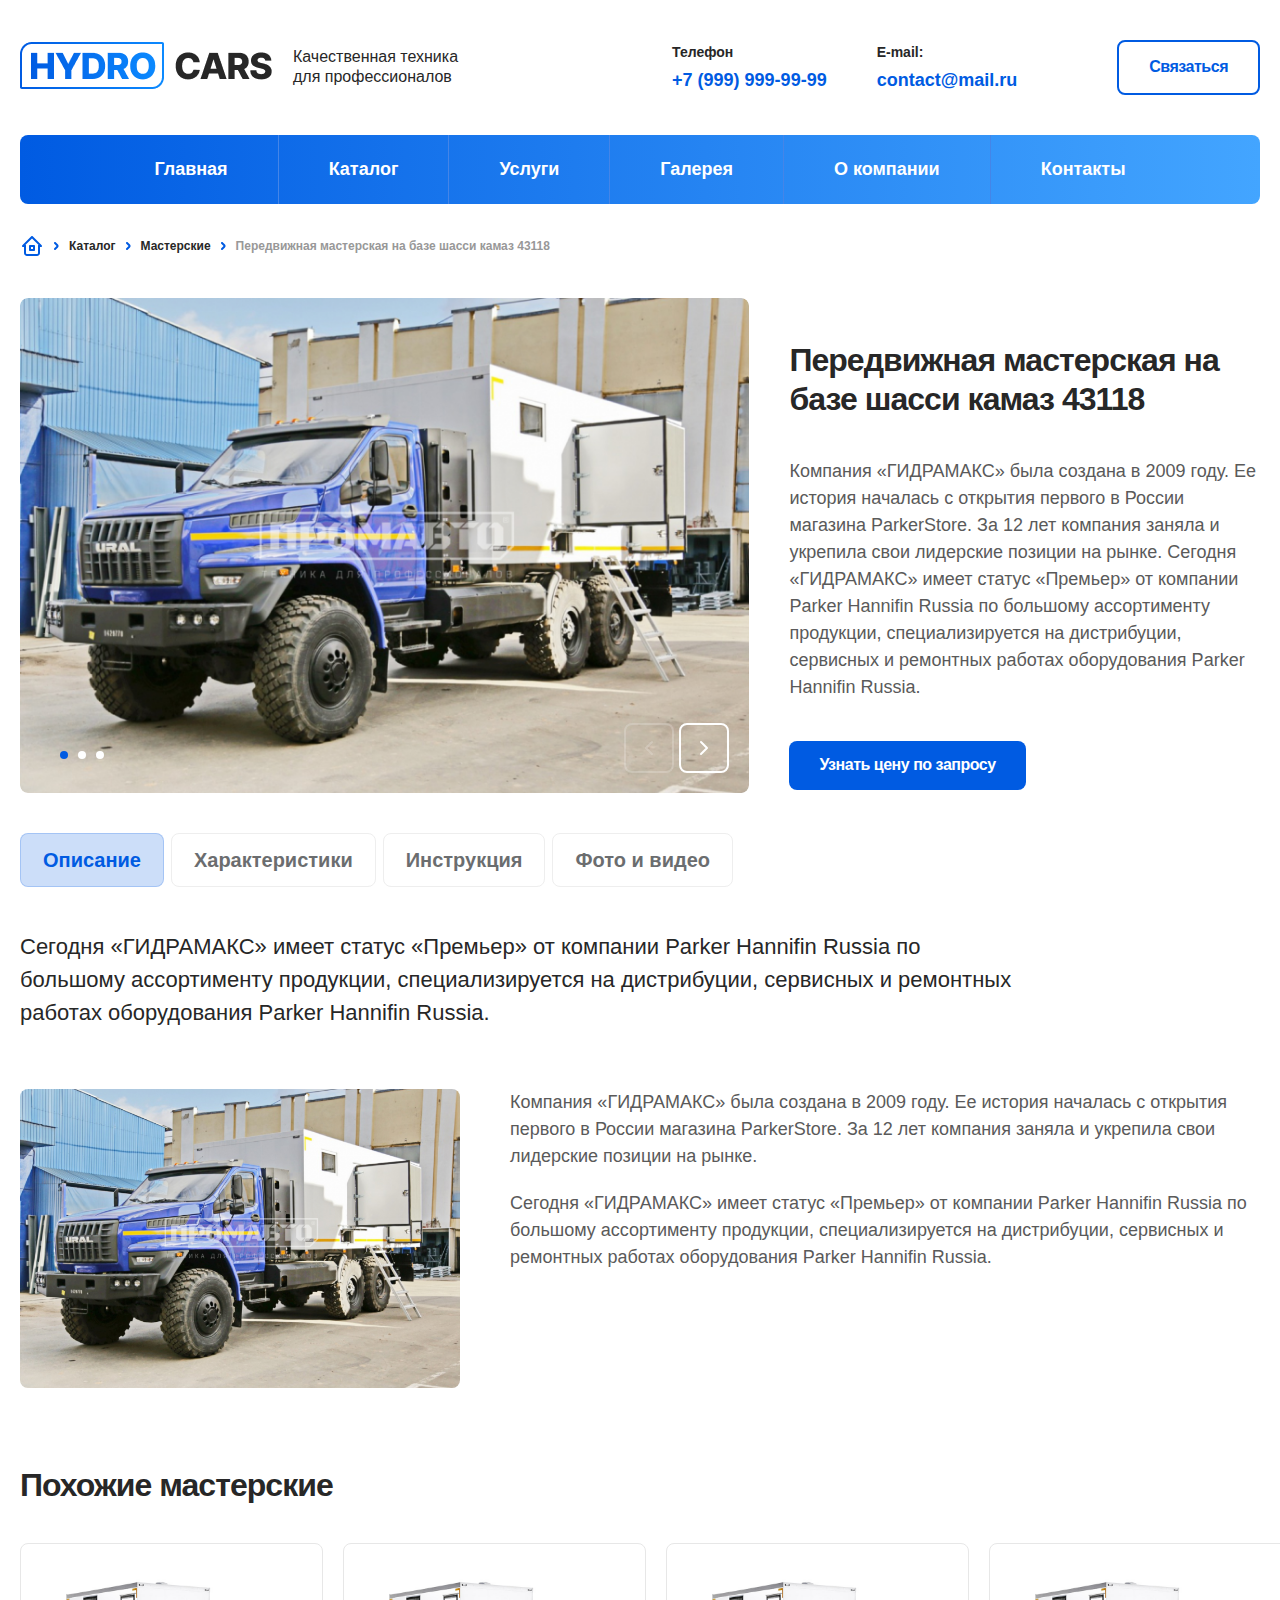
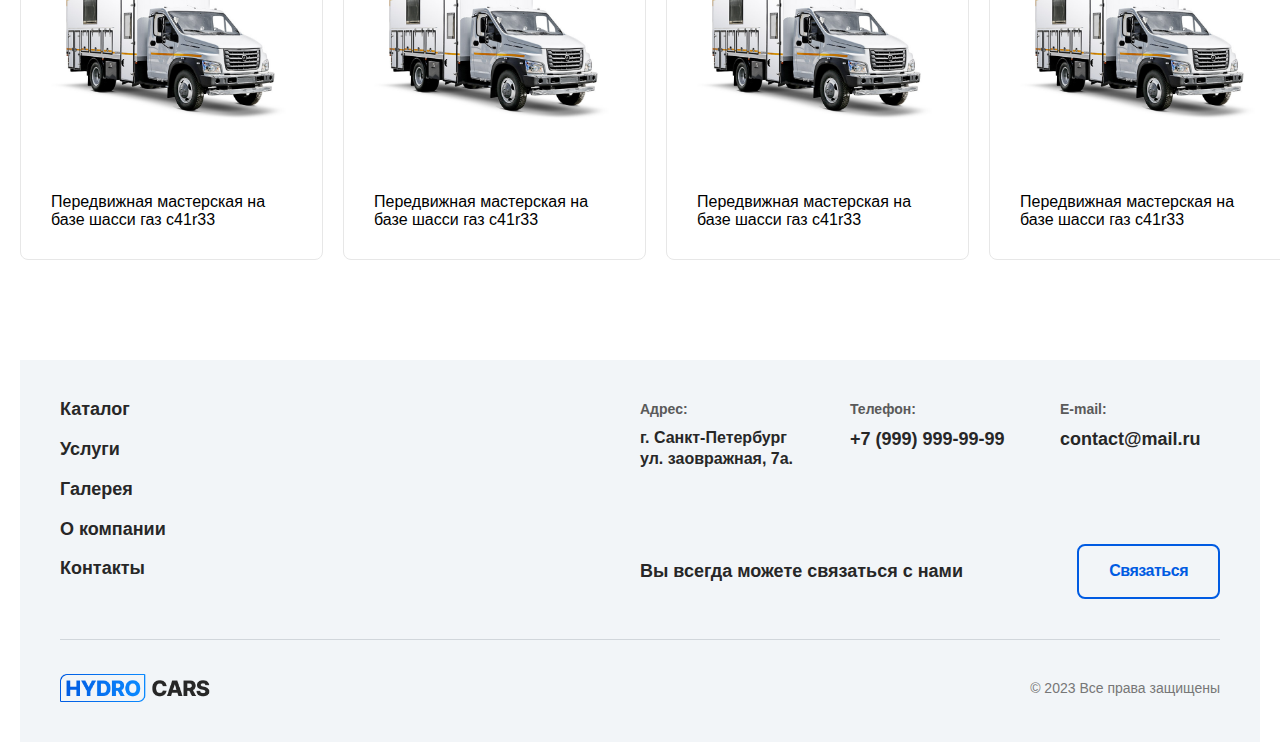
<file: detail.html>
<!DOCTYPE html>
<html lang="en">
<head>
    <meta charset="UTF-8">
    <meta name="viewport" content="width=device-width, initial-scale=1.0"/>
    <link rel="stylesheet" href="css/style.css">
</head>
<body>
<section class="header">
    <div class="header__top">
        <div class="header__left">
            <a href="#"> <img src="img/logo.png"></a>
            <span>Качественная техника для профессионалов</span>
        </div>
        <div class="header__right">
            <div class="header__phone">
                <span>Телефон</span>
                <a>+7 (999) 999-99-99</a>
            </div>
            <div class="header__email">
                <span>E-mail:</span>
                <a>contact@mail.ru</a>
            </div>
            <div class="header__connect">
                <a>Связаться</a>
            </div>
            <div class="header__connect--mobile">
                <a><img src="img/call.svg"></a>
            </div>
            <nav class="header__navigation">
                <input type="checkbox" id="menu" name="menu" class="header__menu--checkbox">
                <label class="header__menu--toggle" for="menu">
                    <img src="img/menu.svg">
                </label>
                <label class="header__menu--overlay" for="menu"></label>

                <div class="header__menu">
                    <div class="header__menu--header">
                        <div>
                            <img class="logo__mobile--menu" src="img/logo.png">
                            <span>
                                Качественная техника для профессионалов
                            </span>
                            <a><img src="img/call.svg"></a>
                            <label class="header__menu--toggle" for="menu">
                                <img src="img/menu_close.svg">
                            </label>
                        </div>
                    </div>

                    <div class="header__menu--list">
                        <ul>
                            <li class="animated--arrow"><a href="index.html">Главная</a></li>
                            <li class="animated--arrow"><span class="the-arrow -left">
                             <span class="shaft"></span>
                         </span>
                                <a href="catalog.html">Каталог</a></li>
                            <li class="animated--arrow">
                <span class="the-arrow -left">
                             <span class="shaft"></span>
                         </span>
                                <a href="services.html">Услуги</a></li>
                            <li class="animated--arrow"><span class="the-arrow -left">
                             <span class="shaft"></span>
                         </span>
                                <a href="gallery.html">Галерея</a></li>
                            <li class="animated--arrow">
                <span class="the-arrow -left">
                             <span class="shaft"></span>
                         </span><a href="about.html">О компании</a></li>
                            <li class="animated--arrow"><span class="the-arrow -left">
                             <span class="shaft"></span>
                         </span>
                                <a href="contact.html">Контакты</a>
                                <span class="arrow-bottom the-arrow -left">
                             <span class="shaft"></span>
                         </span></li>
                        </ul>
                        <div class="contact__mobile">
                            <div class="mobile__contact">
                                <p>Телефон</p>
                                <a>+7 (999) 999-99-99</a>
                            </div>
                            <div class="mobile__contact">
                                <p>E-mail:</p>
                                <a>contact@mail.ru</a>
                            </div>
                        </div>
                    </div>
                </div>
            </nav>
        </div>
    </div>
    <div class="header__bottom">
        <div class="header__navigate">
            <a href="index.html">Главная</a>
            <a href="catalog.html">Каталог</a>
            <a href="services.html">Услуги</a>
            <a href="gallery.html">Галерея</a>
            <a href="about.html">О компании</a>
            <a href="contact.html">Контакты</a>
        </div>
    </div>
</section>
<section class="сategory">
    <div class="breadcrumbs">
        <ul>
            <li><img src="img/home.svg"></li>
            <li class="breadcrumbs__divider"><img src="img/arrow.svg"></li>
            <li><span>Каталог</span></li>
            <li class="breadcrumbs__divider"><img src="img/arrow.svg"></li>
            <li><span>Мастерские</span></li>
            <li class="breadcrumbs__divider"><img src="img/arrow.svg"></li>
            <li><span class="breadcrumbs__active">Передвижная мастерская на базе шасси камаз 43118</span></li>
        </ul>
    </div>
    <div class="category__container--detail">
        <a class="product__part--mobile" href="#">Узнать цену по запросу</a>
        <div class="swiper__detail">
            <div class="swiper-wrapper">
                <div class="product__part--img swiper-slide">
                    <img src="img/detail_img.png">
                </div>
                <div class="product__part--img swiper-slide">
                    <img src="img/detail_img.png">
                </div>
                <div class="product__part--img swiper-slide">
                    <img src="img/detail_img.png">
                </div>
            </div>
            <div class="swiper-pagination"></div>
            <div class="swiper-button-prev"></div>
            <div class="swiper-button-next"></div>
        </div>
        <div class="product__part--history">
            <div class="product__part--container">
                <h1>Передвижная мастерская на базе шасси камаз 43118</h1>
                <p>Компания «ГИДРАМАКС» была создана в 2009 году. Ее история началась с открытия первого в России
                    магазина ParkerStore. За 12 лет компания заняла и укрепила свои лидерские позиции на рынке. Сегодня
                    «ГИДРАМАКС» имеет статус «Премьер» от компании Parker Hannifin Russia по большому ассортименту
                    продукции, специализируется на дистрибуции, сервисных и ремонтных работах оборудования Parker
                    Hannifin Russia. </p>
                <a class="product__part--desktop" href="#">Узнать цену по запросу</a>
            </div>
        </div>
    </div>
    <div class="product__tabs--container ">
        <div class="product__tabs--line animated--arrow">
            <ul class="product__tabs ">
                <li class="active">
                    <a href="">Описание</a>
                </li>
                <li>
                    <a href="">Характеристики</a>
                </li>
                <li>
                    <a href="">Инструкция</a>
                </li>
                <li>
                    <a href="">Фото и видео</a>
                </li>
            </ul>
            <span class="arrow-bottom the-arrow -left">
                             <span class="shaft"></span>
            </span>
        </div>
        <div class="product__tabs--content">
            <div class="product__tabs--panel active" data-index="0">
                <div class="product__tabs--description">
                    <h2>Сегодня «ГИДРАМАКС» имеет статус «Премьер» от компании Parker Hannifin Russia по большому
                        ассортименту продукции, специализируется на дистрибуции, сервисных и ремонтных работах
                        оборудования Parker Hannifin Russia. </h2>
                    <div class="product__tabs--right">
                        <img src="img/detail_img.png">
                        <div>
                            <p>Компания «ГИДРАМАКС» была создана в 2009 году. Ее история началась с открытия первого в
                                России магазина ParkerStore. За 12 лет компания заняла и укрепила свои лидерские позиции
                                на рынке. </p>
                            <p>Сегодня «ГИДРАМАКС» имеет статус «Премьер» от компании Parker Hannifin Russia по большому
                                ассортименту продукции, специализируется на дистрибуции, сервисных и ремонтных работах
                                оборудования Parker Hannifin Russia. </p>
                        </div>
                    </div>
                </div>
            </div>
            <div class="product__tabs--panel" data-index="1">
                <div class="product__tabs--specifications">
                    <div>
                        <ul>
                            <li>
                                <div class="product__specifications--part">
                                    <span>Назначение</span>
                                    <p>Для транспортировки и использования оборудования ремонтными бригадами в местах
                                        аварий и проведения профилактических ремонтов в условиях умеренного климата при
                                        температуре окружающей среды: <br>
                                        <br>
                                        от -30°С до +30°С – при толщине утеплителя фургона<br>
                                        50 мм;от -45°С до +40°С – при толщине утеплителя фургона 80 мм</p>
                                </div>
                            </li>
                            <li>
                                <div class="product__specifications--part">
                                    <span>Технология производства / форма</span>
                                    <p>Каркасная / прямоугольная с плоской крышей</p>
                                </div>
                            </li>
                            <li>
                                <div class="product__specifications--part">
                                    <span>Каркас</span>
                                    <p>Труба профильная, соотв. ГОСТ 8545-68</p>
                                </div>
                            </li>
                            <li>
                                <div class="product__specifications--part">
                                    <span>Внешняя обшивка</span>
                                    <p>На бортах, передней стенке - соединенные между собой листы оцинкованной стали,
                                        соотв. ГОСТ Р 52146-2003, с полимерно-порошковым покрытием белого цвета. Толщина
                                        листа - 0,5 мм. Стыки между листами заполняются полиуретановым герметиком,
                                        соотв. ГОСТ 25621-83.</p>
                                </div>
                            </li>
                            <li>
                                <div class="product__specifications--part">
                                    <span>Внутренняя обшивка</span>
                                    <p>Ламинированная фанера листовая, соотв. ГОСТ 3916.2-96. Толщина листа – 6 мм</p>
                                </div>
                            </li>
                            <li>
                                <div class="product__specifications--part">
                                    <span>Утеплитель</span>
                                    <p>Пенополистирол марки ПСБ-С-25, соотв. ГОСТ 15588-85</p>
                                </div>
                            </li>
                            <li >
                                <div class="product__specifications--part">
                                    <span>Внутренние уголки и плинтусы</span>
                                    <p>Из оцинкованной стали, соотв. ГОСТ Р 52146-2003, покрытой полимерно-порошковым составом под цвет внешней обшивки фургона</p>
                                </div>
                            </li>
                        </ul>
                    </div>
                </div>
            </div>
            <div class="product__tabs--panel" data-index="2">
                <div class="product__tabs--manual">
                    <div class="product__manual--list">
                        <div class="product__manual--left">
                            <img src="img/pdfSpec.svg">
                            <div class="product__manual--info">
                                <p>Инструкция Передвижная мастерская на базе шасси камаз 43118</p>
                                <span>PDF файл, 34 мб.</span>
                            </div>
                        </div>
                        <a>Скачать</a>
                    </div>
                    <div class="product__manual--list">
                        <div class="product__manual--left">
                            <img src="img/pdfSpec.svg">
                            <div class="product__manual--info">
                                <p>Инструкция Передвижная мастерская на базе шасси камаз 43118</p>
                                <span>PDF файл, 34 мб.</span>
                            </div>
                        </div>
                        <a>Скачать</a>
                    </div>
                    <div class="product__manual--list">
                        <div class="product__manual--left">
                            <img src="img/pdfSpec.svg">
                            <div class="product__manual--info">
                                <p>Инструкция Передвижная мастерская на базе шасси камаз 43118</p>
                                <span>PDF файл, 34 мб.</span>
                            </div>
                        </div>
                        <a>Скачать</a>
                    </div>
                </div>
            </div>
            <div class="product__tabs--panel" data-index="3">
                <p class="product__photo--name">Передвижная мастерская на базе шасси камаз 43118</p>
                <div class="product__tabs--photo">
                    <img src="img/det_photo1.png">
                    <img src="img/det_photo2.png">
                    <img src="img/det_photo1.png">
                    <img src="img/det_photo2.png">
                    <img src="img/det_photo1.png">
                    <img src="img/det_photo2.png">
                </div>
            </div>
        </div>
    </div>
    <div class="detail__workshops">
        <h2>Похожие мастерские</h2>
        <div class="detail__workshops--container">
            <div class="detail__workshops--list">
                <img src="img/detail__list.png">
                <p>Передвижная мастерская на базе шасси газ c41r33</p>
            </div>
            <div class="detail__workshops--list">
                <img src="img/detail__list.png">
                <p>Передвижная мастерская на базе шасси газ c41r33</p>
            </div>
            <div class="detail__workshops--list">
                <img src="img/detail__list.png">
                <p>Передвижная мастерская на базе шасси газ c41r33</p>
            </div>
            <div class="detail__workshops--list">
                <img src="img/detail__list.png">
                <p>Передвижная мастерская на базе шасси газ c41r33</p>
            </div>
        </div>
    </div>
</section>
<section class="footer">
    <div class="footer__container">
        <div class="footer__header">
            <div class="footer__navigate">
                <a>Каталог</a>
                <a>Услуги</a>
                <a>Галерея</a>
                <a>О компании</a>
                <a>Контакты</a>
            </div>
            <div class="footer__info">
                <div class="footer__address">
                    <div>
                        <span>Адрес:</span>
                        <p>г. Санкт-Петербург
                            ул. заовражная, 7а.</p>
                    </div>
                    <div>
                        <span>Телефон:</span>
                        <a>+7 (999) 999-99-99</a>
                    </div>
                    <div>
                        <span>E-mail:</span>
                        <a>contact@mail.ru</a>
                    </div>
                </div>
                <div class="footer__connect">
                    <p>Вы всегда можете связаться с нами</p>
                    <a href="#">Связаться</a>
                </div>
            </div>
        </div>
        <div class="footer__connect--mobile">
            <p>Вы всегда можете связаться с нами</p>
            <a href="#">Связаться</a>
        </div>
        <div class="footer__bottom">
            <img src="img/logo.png">
            <span>© 2023 Все права защищены</span>
        </div>
    </div>
</section>
<script defer src="js/swiper-bundle.min.js"></script>
<script defer src="js/jquery.min.js"></script>
<script defer src="js/script.js"></script>
</body>
</html>
</file>
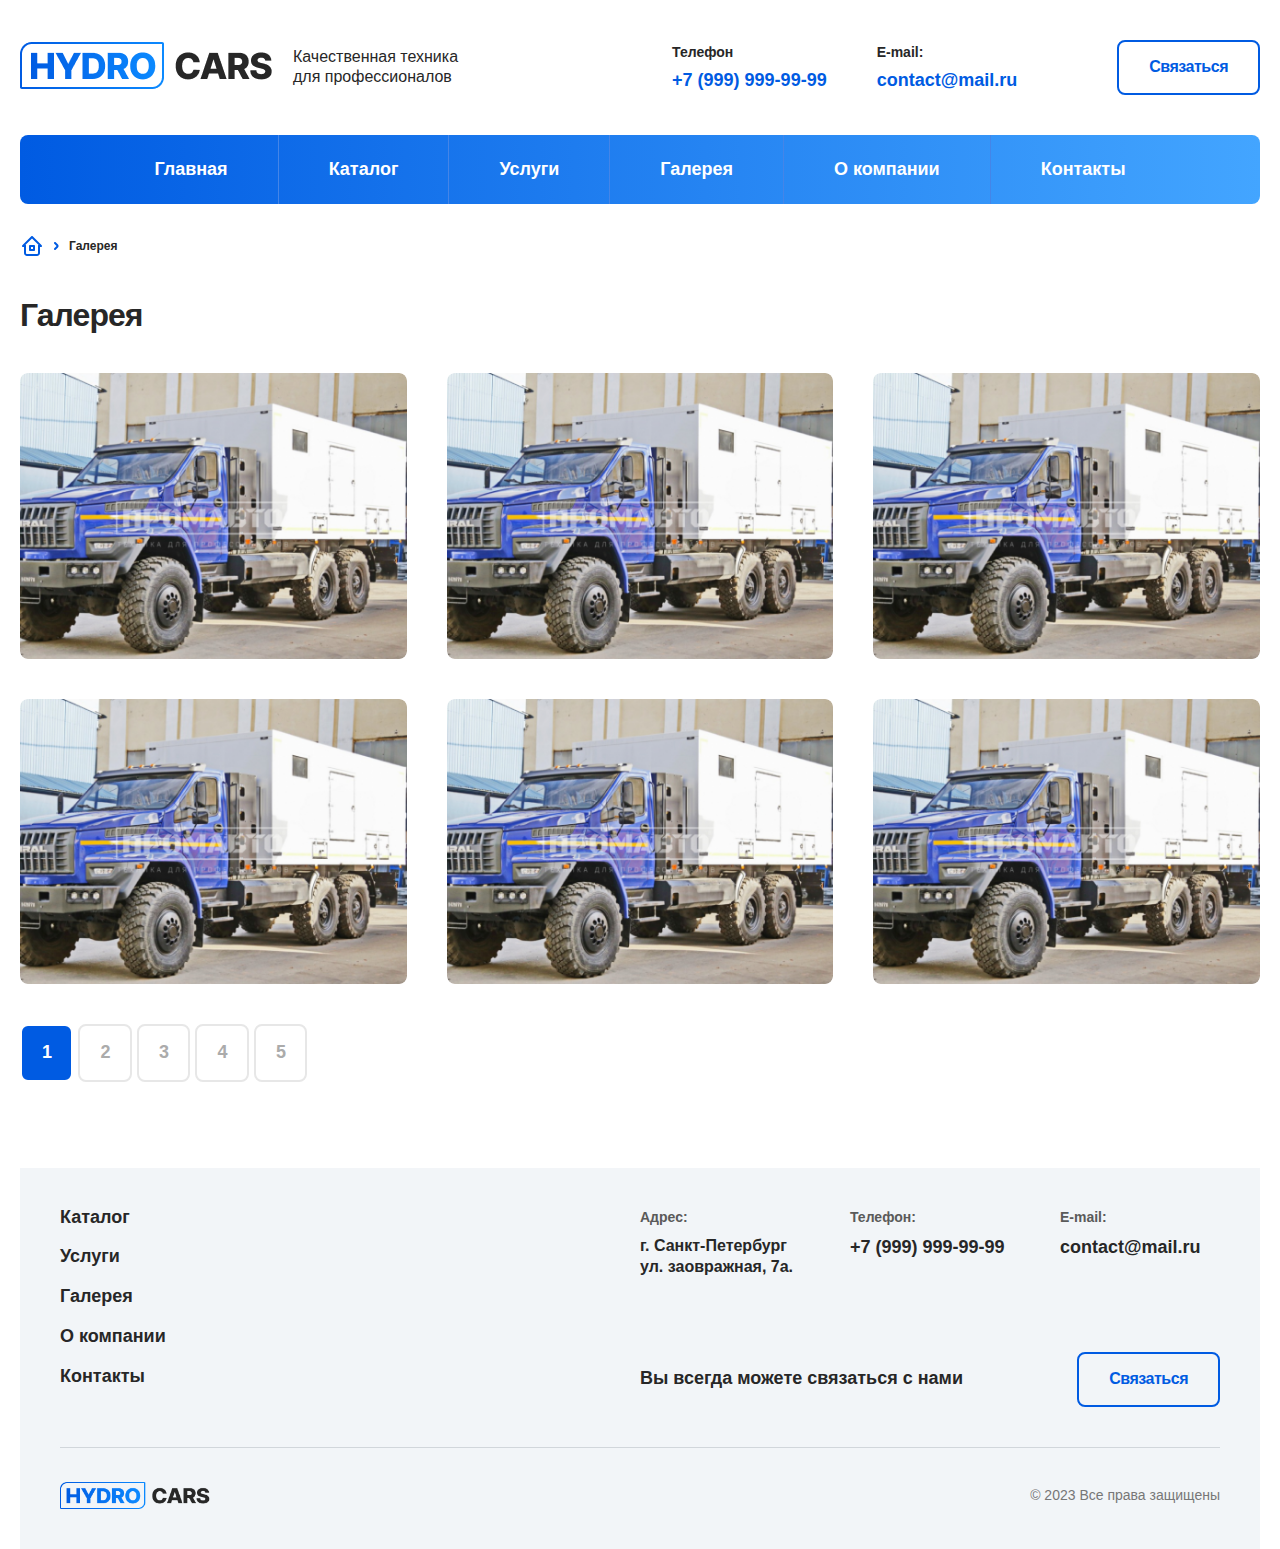
<file: gallery.html>
<!DOCTYPE html>
<html lang="en">
<head>
    <meta charset="UTF-8">
    <meta name="viewport" content="width=device-width, initial-scale=1.0"/>
    <link rel="stylesheet" href="css/style.css">
</head>
<body>
<section class="header">
    <div class="header__top">
        <div class="header__left">
            <a href="#"> <img src="img/logo.png"></a>
            <span>Качественная техника для профессионалов</span>
        </div>
        <div class="header__right">
            <div class="header__phone">
                <span>Телефон</span>
                <a>+7 (999) 999-99-99</a>
            </div>
            <div class="header__email">
                <span>E-mail:</span>
                <a>contact@mail.ru</a>
            </div>
            <div class="header__connect">
                <a>Связаться</a>
            </div>
            <div class="header__connect--mobile">
                <a><img src="img/call.svg"></a>
            </div>
            <nav class="header__navigation">
                <input type="checkbox" id="menu" name="menu" class="header__menu--checkbox">
                <label class="header__menu--toggle" for="menu">
                    <img src="img/menu.svg">
                </label>
                <label class="header__menu--overlay" for="menu"></label>

                <div class="header__menu">
                    <div class="header__menu--header">
                        <div>
                            <img class="logo__mobile--menu" src="img/logo.png">
                            <span>
                                Качественная техника для профессионалов
                            </span>
                            <a><img src="img/call.svg"></a>
                            <label class="header__menu--toggle" for="menu">
                                <img src="img/menu_close.svg">
                            </label>
                        </div>
                    </div>

                    <div class="header__menu--list">
                        <ul>
                            <li class="animated--arrow"><a href="index.html">Главная</a></li>
                            <li class="animated--arrow"><span class="the-arrow -left">
                             <span class="shaft"></span>
                         </span>
                                <a href="catalog.html">Каталог</a></li>
                            <li class="animated--arrow">
                <span class="the-arrow -left">
                             <span class="shaft"></span>
                         </span>
                                <a href="services.html">Услуги</a></li>
                            <li class="animated--arrow"><span class="the-arrow -left">
                             <span class="shaft"></span>
                         </span>
                                <a href="gallery.html">Галерея</a></li>
                            <li class="animated--arrow">
                <span class="the-arrow -left">
                             <span class="shaft"></span>
                         </span><a href="about.html">О компании</a></li>
                            <li class="animated--arrow"><span class="the-arrow -left">
                             <span class="shaft"></span>
                         </span>
                                <a href="contact.html">Контакты</a>
                                <span class="arrow-bottom the-arrow -left">
                             <span class="shaft"></span>
                         </span></li>
                        </ul>
                        <div class="contact__mobile">
                            <div class="mobile__contact">
                                <p>Телефон</p>
                                <a>+7 (999) 999-99-99</a>
                            </div>
                            <div class="mobile__contact">
                                <p>E-mail:</p>
                                <a>contact@mail.ru</a>
                            </div>
                        </div>
                    </div>
                </div>
            </nav>
        </div>
    </div>
    <div class="header__bottom">
        <div class="header__navigate">
            <a href="index.html">Главная</a>
            <a href="catalog.html">Каталог</a>
            <a href="services.html">Услуги</a>
            <a href="gallery.html">Галерея</a>
            <a href="about.html">О компании</a>
            <a href="contact.html">Контакты</a>
        </div>
    </div>
</section>
<section class="gallery">
    <div class="breadcrumbs">
        <ul>
            <li><img src="img/home.svg"></li>
            <li class="breadcrumbs__divider"><img src="img/arrow.svg"></li>
            <li><span>Галерея</span></li>
        </ul>
    </div>
    <div class="gallery__box">
        <h1>Галерея</h1>
        <div class="gallery__container">
            <img src="img/galer.png">
            <img src="img/galer.png">
            <img src="img/galer.png">
            <img src="img/galer.png">
            <img src="img/galer.png">
            <img src="img/galer.png">
        </div>
    </div>
    <div class="pagination">
        <ul>
            <li><a class="active" href="#">1</a></li>
            <li><a href="#">2</a></li>
            <li><a href="#">3</a></li>
            <li><a href="#">4</a></li>
            <li><a href="#">5</a></li>
        </ul>
    </div>
</section>
<section class="footer">
    <div class="footer__container">
        <div class="footer__header">
            <div class="footer__navigate">
                <a>Каталог</a>
                <a>Услуги</a>
                <a>Галерея</a>
                <a>О компании</a>
                <a>Контакты</a>
            </div>
            <div class="footer__info">
                <div class="footer__address">
                    <div>
                        <span>Адрес:</span>
                        <p>г. Санкт-Петербург
                            ул. заовражная, 7а.</p>
                    </div>
                    <div>
                        <span>Телефон:</span>
                        <a>+7 (999) 999-99-99</a>
                    </div>
                    <div>
                        <span>E-mail:</span>
                        <a>contact@mail.ru</a>
                    </div>
                </div>
                <div class="footer__connect">
                    <p>Вы всегда можете связаться с нами</p>
                    <a href="#">Связаться</a>
                </div>
            </div>
        </div>
        <div class="footer__connect--mobile">
            <p>Вы всегда можете связаться с нами</p>
            <a href="#">Связаться</a>
        </div>
        <div class="footer__bottom">
            <img src="img/logo.png">
            <span>© 2023 Все права защищены</span>
        </div>
    </div>
</section>
<script defer src="js/jquery.min.js"></script>
<script defer src="js/script.js"></script>
</body>
</html>
</file>
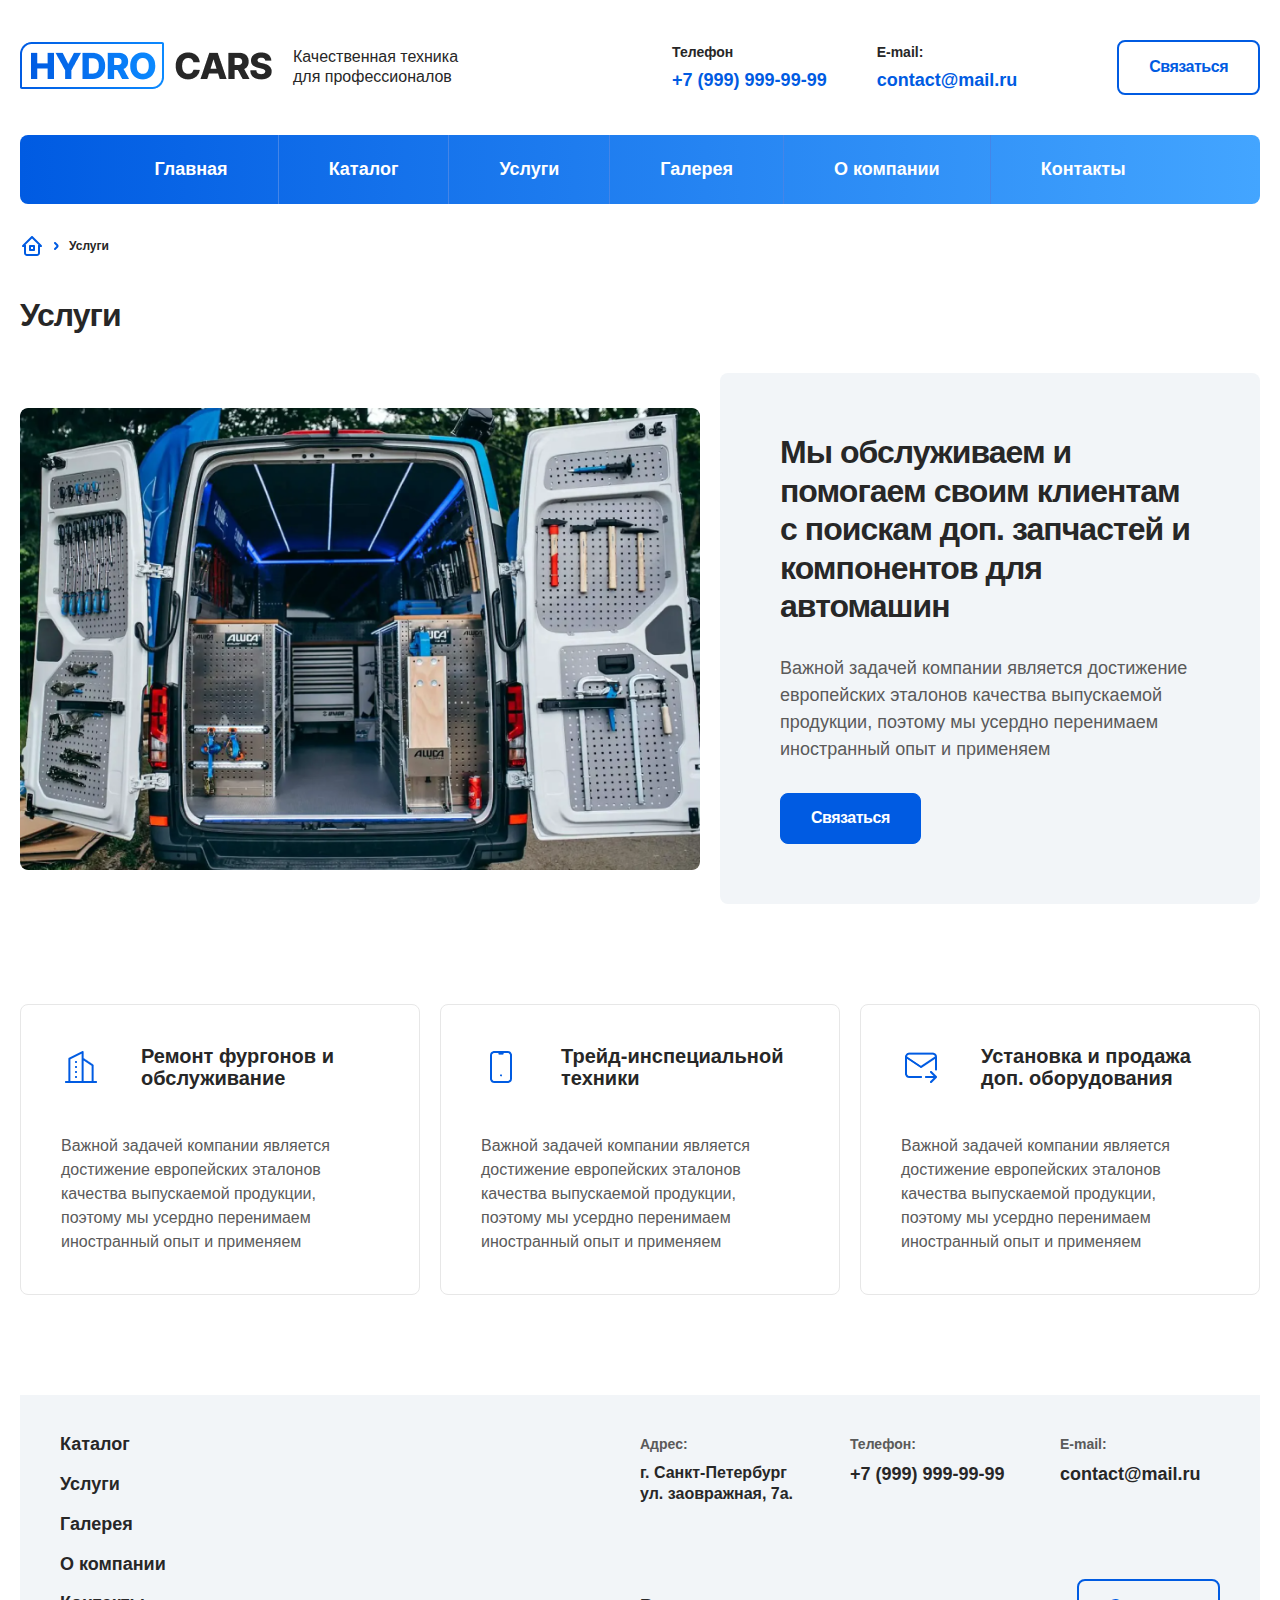
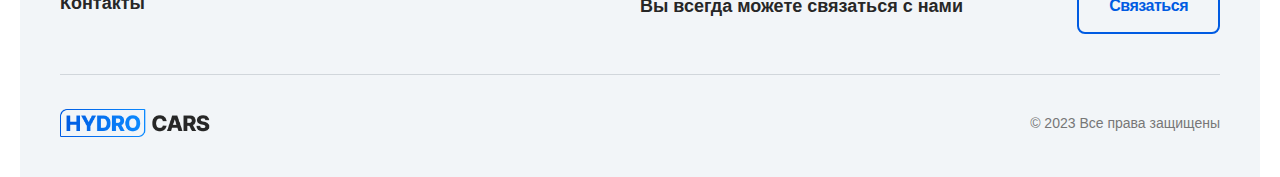
<file: services.html>
<!DOCTYPE html>
<html lang="en">
<head>
    <meta charset="UTF-8">
    <meta name="viewport" content="width=device-width, initial-scale=1.0"/>
    <link rel="stylesheet" href="css/style.css">
</head>
<body>
<section class="header">
    <div class="header__top">
        <div class="header__left">
            <a href="#"> <img src="img/logo.png"></a>
            <span>Качественная техника для профессионалов</span>
        </div>
        <div class="header__right">
            <div class="header__phone">
                <span>Телефон</span>
                <a>+7 (999) 999-99-99</a>
            </div>
            <div class="header__email">
                <span>E-mail:</span>
                <a>contact@mail.ru</a>
            </div>
            <div class="header__connect">
                <a>Связаться</a>
            </div>
            <div class="header__connect--mobile">
                <a><img src="img/call.svg"></a>
            </div>
            <nav class="header__navigation">
                <input type="checkbox" id="menu" name="menu" class="header__menu--checkbox">
                <label class="header__menu--toggle" for="menu">
                    <img src="img/menu.svg">
                </label>
                <label class="header__menu--overlay" for="menu"></label>

                <div class="header__menu">
                    <div class="header__menu--header">
                        <div>
                            <img class="logo__mobile--menu" src="img/logo.png">
                            <span>
                                Качественная техника для профессионалов
                            </span>
                            <a><img src="img/call.svg"></a>
                            <label class="header__menu--toggle" for="menu">
                                <img src="img/menu_close.svg">
                            </label>
                        </div>
                    </div>

                    <div class="header__menu--list">
                        <ul>
                            <li class="animated--arrow"><a href="index.html">Главная</a></li>
                            <li class="animated--arrow"><span class="the-arrow -left">
                             <span class="shaft"></span>
                         </span>
                                <a href="catalog.html">Каталог</a></li>
                            <li class="animated--arrow">
                <span class="the-arrow -left">
                             <span class="shaft"></span>
                         </span>
                                <a href="services.html">Услуги</a></li>
                            <li class="animated--arrow"><span class="the-arrow -left">
                             <span class="shaft"></span>
                         </span>
                                <a href="gallery.html">Галерея</a></li>
                            <li class="animated--arrow">
                <span class="the-arrow -left">
                             <span class="shaft"></span>
                         </span><a href="about.html">О компании</a></li>
                            <li class="animated--arrow"><span class="the-arrow -left">
                             <span class="shaft"></span>
                         </span>
                                <a href="contact.html">Контакты</a>
                                <span class="arrow-bottom the-arrow -left">
                             <span class="shaft"></span>
                         </span></li>
                        </ul>
                        <div class="contact__mobile">
                            <div class="mobile__contact">
                                <p>Телефон</p>
                                <a>+7 (999) 999-99-99</a>
                            </div>
                            <div class="mobile__contact">
                                <p>E-mail:</p>
                                <a>contact@mail.ru</a>
                            </div>
                        </div>
                    </div>
                </div>
            </nav>
        </div>
    </div>
    <div class="header__bottom">
        <div class="header__navigate">
            <a href="index.html">Главная</a>
            <a href="catalog.html">Каталог</a>
            <a href="services.html">Услуги</a>
            <a href="gallery.html">Галерея</a>
            <a href="about.html">О компании</a>
            <a href="contact.html">Контакты</a>
        </div>
    </div>
</section>
<section class="services">
    <div class="breadcrumbs">
        <ul>
            <li><img src="img/home.svg"></li>
            <li class="breadcrumbs__divider"><img src="img/arrow.svg"></li>
            <li><span>Услуги</span></li>
        </ul>
    </div>
    <div class="services__container">
        <h1>Услуги</h1>
        <div class="services__list">
            <div class="services__img">
            <img src="img/service.png">
            </div>
            <div class="services__client">
                <h2>Мы обслуживаем и помогаем своим клиентам с поискам доп. запчастей и компонентов для автомашин</h2>
                <p>Важной задачей компании является достижение европейских эталонов качества выпускаемой продукции,
                    поэтому мы усердно перенимаем иностранный опыт и применяем </p>
                <a>Связаться</a>
            </div>
        </div>
        <div class="services__card">
            <div class="services__card--info">
                <div class="services__card--img">
                    <img src="img/build-serv.png">
                    <h3>Ремонт фургонов и обслуживание</h3>
                </div>
                <p>Важной задачей компании является достижение европейских эталонов качества выпускаемой продукции,
                    поэтому мы усердно перенимаем иностранный опыт и применяем </p>
            </div>
            <div class="services__card--info">
                <div class="services__card--img">
                    <img src="img/mobile-serv.png">
                    <h3>Трейд-инспециальной техники</h3>
                </div>
                <p>Важной задачей компании является достижение европейских эталонов качества выпускаемой продукции,
                    поэтому мы усердно перенимаем иностранный опыт и применяем </p>
            </div>
            <div class="services__card--info">
                <div class="services__card--img">
                    <img src="img/mail-serv.png">
                    <h3>Установка и продажа доп. оборудования</h3>
                </div>
                <p>Важной задачей компании является достижение европейских эталонов качества выпускаемой продукции,
                    поэтому мы усердно перенимаем иностранный опыт и применяем </p>
            </div>
        </div>
    </div>
</section>
<section class="footer">
    <div class="footer__container">
        <div class="footer__header">
            <div class="footer__navigate">
                <a>Каталог</a>
                <a>Услуги</a>
                <a>Галерея</a>
                <a>О компании</a>
                <a>Контакты</a>
            </div>
            <div class="footer__info">
                <div class="footer__address">
                    <div>
                        <span>Адрес:</span>
                        <p>г. Санкт-Петербург
                            ул. заовражная, 7а.</p>
                    </div>
                    <div>
                        <span>Телефон:</span>
                        <a>+7 (999) 999-99-99</a>
                    </div>
                    <div>
                        <span>E-mail:</span>
                        <a>contact@mail.ru</a>
                    </div>
                </div>
                <div class="footer__connect">
                    <p>Вы всегда можете связаться с нами</p>
                    <a href="#">Связаться</a>
                </div>
            </div>
        </div>
        <div class="footer__connect--mobile">
            <p>Вы всегда можете связаться с нами</p>
            <a href="#">Связаться</a>
        </div>
        <div class="footer__bottom">
            <img src="img/logo.png">
            <span>© 2023 Все права защищены</span>
        </div>
    </div>
</section>
<script defer src="js/jquery.min.js"></script>
<script defer src="js/script.js"></script>
</body>
</html>
</file>
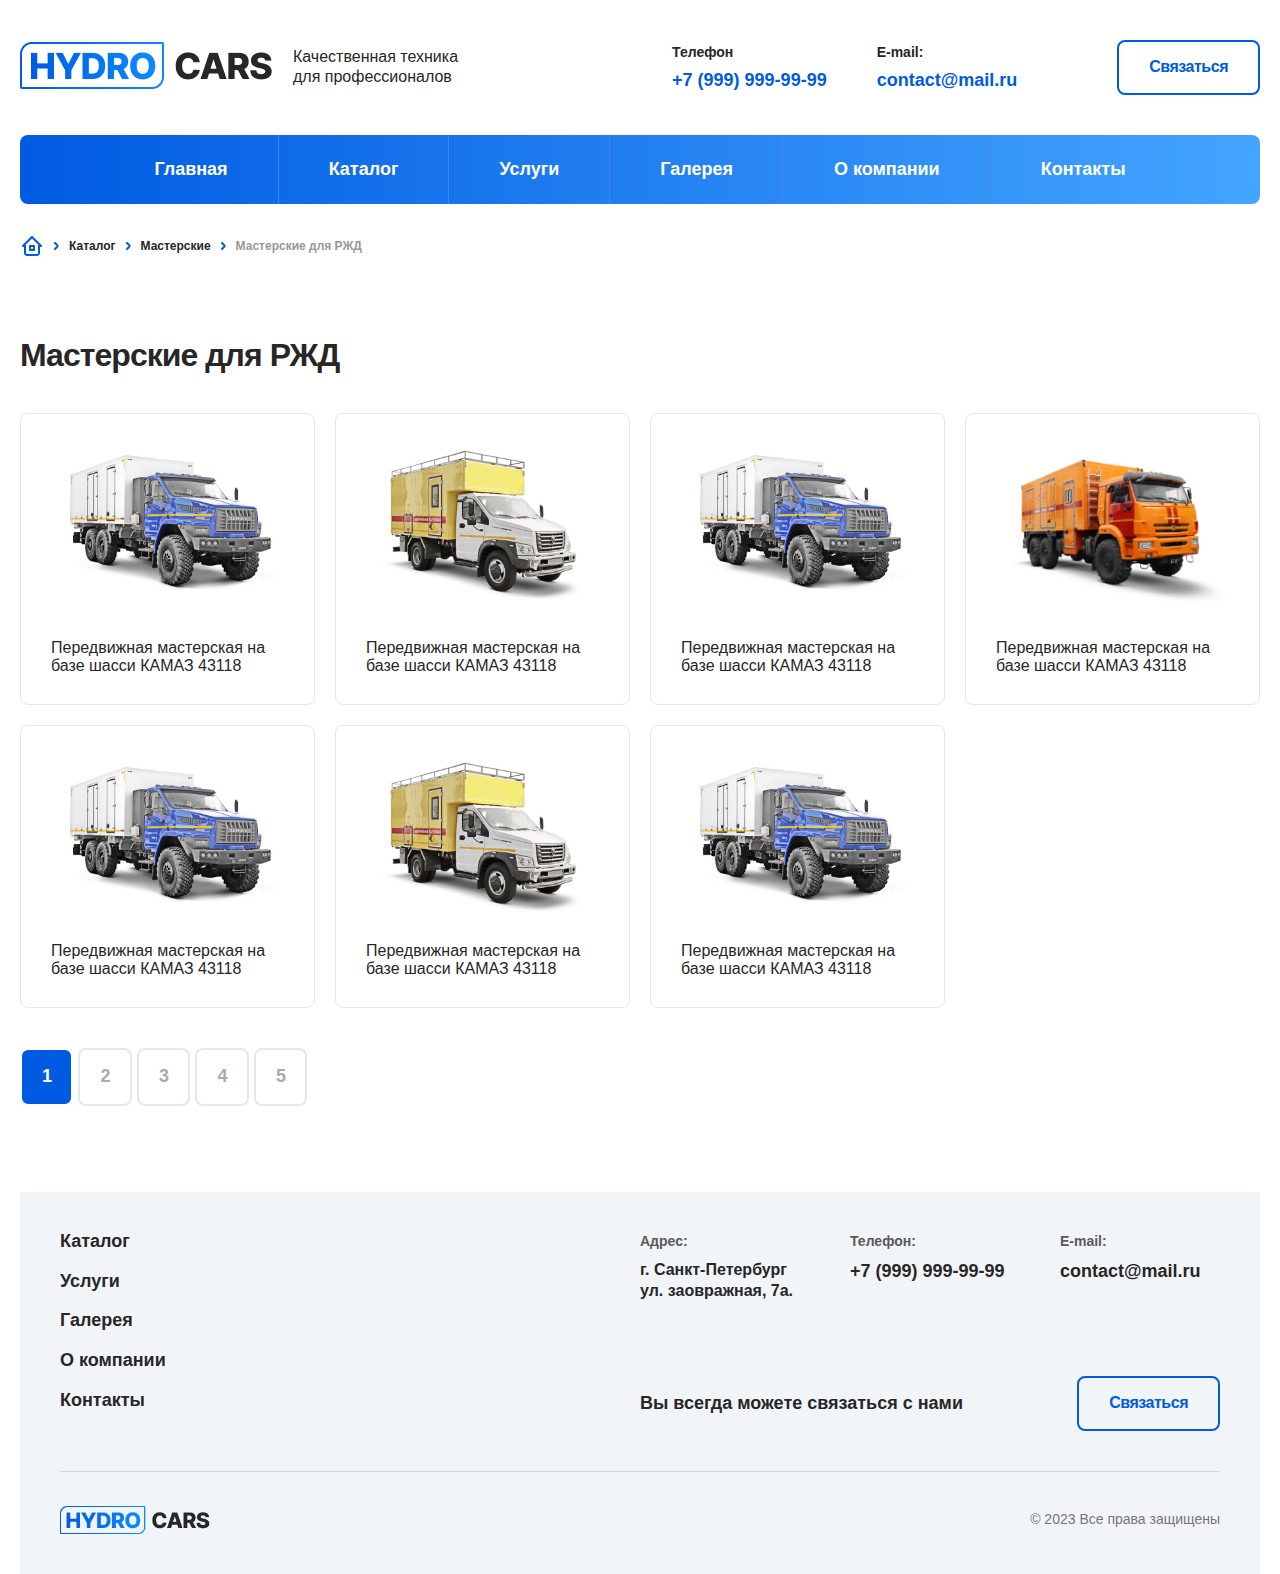
<file: сategory.html>
<!DOCTYPE html>
<html lang="en">
<head>
    <meta charset="UTF-8">
    <meta name="viewport" content="width=device-width, initial-scale=1.0"/>
    <link rel="stylesheet" href="css/style.css">
</head>
<body>
<section class="header">
    <div class="header__top">
        <div class="header__left">
            <a href="#"> <img src="img/logo.png"></a>
            <span>Качественная техника для профессионалов</span>
        </div>
        <div class="header__right">
            <div class="header__phone">
                <span>Телефон</span>
                <a>+7 (999) 999-99-99</a>
            </div>
            <div class="header__email">
                <span>E-mail:</span>
                <a>contact@mail.ru</a>
            </div>
            <div class="header__connect">
                <a>Связаться</a>
            </div>
            <div class="header__connect--mobile">
                <a><img src="img/call.svg"></a>
            </div>
            <nav class="header__navigation">
                <input type="checkbox" id="menu" name="menu" class="header__menu--checkbox">
                <label class="header__menu--toggle" for="menu">
                    <img src="img/menu.svg">
                </label>
                <label class="header__menu--overlay" for="menu"></label>

                <div class="header__menu">
                    <div class="header__menu--header">
                        <div>
                            <img class="logo__mobile--menu" src="img/logo.png">
                            <span>
                                Качественная техника для профессионалов
                            </span>
                            <a><img src="img/call.svg"></a>
                            <label class="header__menu--toggle" for="menu">
                                <img src="img/menu_close.svg">
                            </label>
                        </div>
                    </div>

                    <div class="header__menu--list">
                        <ul>
                            <li class="animated--arrow"><a href="index.html">Главная</a></li>
                            <li class="animated--arrow"><span class="the-arrow -left">
                             <span class="shaft"></span>
                         </span>
                                <a href="catalog.html">Каталог</a></li>
                            <li class="animated--arrow">
                <span class="the-arrow -left">
                             <span class="shaft"></span>
                         </span>
                                <a href="services.html">Услуги</a></li>
                            <li class="animated--arrow"><span class="the-arrow -left">
                             <span class="shaft"></span>
                         </span>
                                <a href="gallery.html">Галерея</a></li>
                            <li class="animated--arrow">
                <span class="the-arrow -left">
                             <span class="shaft"></span>
                         </span><a href="about.html">О компании</a></li>
                            <li class="animated--arrow"><span class="the-arrow -left">
                             <span class="shaft"></span>
                         </span>
                                <a href="contact.html">Контакты</a>
                                <span class="arrow-bottom the-arrow -left">
                             <span class="shaft"></span>
                         </span></li>
                        </ul>
                        <div class="contact__mobile">
                            <div class="mobile__contact">
                                <p>Телефон</p>
                                <a>+7 (999) 999-99-99</a>
                            </div>
                            <div class="mobile__contact">
                                <p>E-mail:</p>
                                <a>contact@mail.ru</a>
                            </div>
                        </div>
                    </div>
                </div>
            </nav>
        </div>
    </div>
    <div class="header__bottom">
        <div class="header__navigate">
            <a href="index.html">Главная</a>
            <a href="catalog.html">Каталог</a>
            <a href="services.html">Услуги</a>
            <a href="gallery.html">Галерея</a>
            <a href="about.html">О компании</a>
            <a href="contact.html">Контакты</a>
        </div>
    </div>
</section>
<section class="сategory">
    <div class="breadcrumbs">
        <ul>
            <li><img src="img/home.svg"></li>
            <li class="breadcrumbs__divider"><img src="img/arrow.svg"></li>
            <li><span>Каталог</span></li>
            <li class="breadcrumbs__divider"><img src="img/arrow.svg"></li>
            <li><span>Мастерские</span></li>
            <li class="breadcrumbs__divider"><img src="img/arrow.svg"></li>
            <li><span class="breadcrumbs__active">Мастерские для РЖД</span></li>
        </ul>
    </div>
    <div class="category__container ">
        <h1>Мастерские для РЖД</h1>
        <div class="сategory__list">
           <div class="category__card">
               <img src="img/category1.png">
               <a href="#">Передвижная мастерская на базе шасси КАМАЗ 43118</a>
           </div>
            <div class="category__card">
                <img src="img/category2.png">
                <a href="#">Передвижная мастерская на базе шасси КАМАЗ 43118</a>
            </div>
            <div class="category__card">
                <img src="img/category1.png">
                <a href="#">Передвижная мастерская на базе шасси КАМАЗ 43118</a>
            </div>
            <div class="category__card">
                <img src="img/category3.png">
                <a href="#">Передвижная мастерская на базе шасси КАМАЗ 43118</a>
            </div>
            <div class="category__card">
                <img src="img/category1.png">
                <a href="#">Передвижная мастерская на базе шасси КАМАЗ 43118</a>
            </div>
            <div class="category__card">
                <img src="img/category2.png">
                <a href="#">Передвижная мастерская на базе шасси КАМАЗ 43118</a>
            </div>
            <div class="category__card">
                <img src="img/category1.png">
                <a href="#">Передвижная мастерская на базе шасси КАМАЗ 43118</a>
            </div>
        </div>
    </div>
    <div class="pagination">
        <ul>
            <li><a class="active" href="#">1</a></li>
            <li><a href="#">2</a></li>
            <li><a href="#">3</a></li>
            <li><a href="#">4</a></li>
            <li><a href="#">5</a></li>
        </ul>
    </div>
</section>
<section class="footer">
    <div class="footer__container">
        <div class="footer__header">
            <div class="footer__navigate">
                <a>Каталог</a>
                <a>Услуги</a>
                <a>Галерея</a>
                <a>О компании</a>
                <a>Контакты</a>
            </div>
            <div class="footer__info">
                <div class="footer__address">
                    <div>
                        <span>Адрес:</span>
                        <p>г. Санкт-Петербург
                            ул. заовражная, 7а.</p>
                    </div>
                    <div>
                        <span>Телефон:</span>
                        <a>+7 (999) 999-99-99</a>
                    </div>
                    <div>
                        <span>E-mail:</span>
                        <a>contact@mail.ru</a>
                    </div>
                </div>
                <div class="footer__connect">
                    <p>Вы всегда можете связаться с нами</p>
                    <a href="#">Связаться</a>
                </div>
            </div>
        </div>
        <div class="footer__connect--mobile">
            <p>Вы всегда можете связаться с нами</p>
            <a href="#">Связаться</a>
        </div>
        <div class="footer__bottom">
            <img src="img/logo.png">
            <span>© 2023 Все права защищены</span>
        </div>
    </div>
</section>
<script defer src="js/jquery.min.js"></script>
<script defer src="js/script.js"></script>
</body>
</html>
</file>
<file: css/style.css>
a,
abbr,
acronym,
address,
applet,
article,
aside,
audio,
b,
big,
blockquote,
body,
canvas,
caption,
center,
cite,
code,
dd,
del,
details,
dfn,
div,
dl,
dt,
em,
embed,
fieldset,
figcaption,
figure,
footer,
form,
h1,
h2,
h3,
h4,
h5,
h6,
header,
hgroup,
html,
i,
iframe,
img,
ins,
kbd,
label,
legend,
li,
main,
mark,
menu,
nav,
object,
ol,
output,
p,
pre,
q,
ruby,
s,
samp,
section,
small,
span,
strike,
strong,
sub,
summary,
sup,
table,
tbody,
td,
tfoot,
th,
thead,
time,
tr,
tt,
u,
ul,
var,
video {
    margin: 0;
    padding: 0;
    border: 0;
    vertical-align: baseline;
    color: inherit;
    font-family: sans-serif;
}

a {
    cursor: pointer;
}

.header {
    max-width: 1360px;
    margin: 0 auto;
    padding: 0 20px;
    display: flex;
    justify-content: space-between;
    flex-direction: column;
}

.header__top {
    display: flex;
    justify-content: space-between;
    margin: 40px 0;
    width: 100%;
}

.header__right,
.header__left {
    display: flex;
    align-items: center;
}

.header__phone,
.header__email {
    display: flex;
    flex-direction: column;
    align-items: flex-start;
}

.header__left img {
    width: 100%;
}

.header__left a {
    margin-right: 20px;
}

.header__left span {
    max-width: 180px;
    color: #272727;
    font-size: 16px;
    font-style: normal;
    font-weight: 500;
    line-height: 130%;
}

.header__phone {
    margin-right: 50px;
}

.header__email {
    margin-right: 100px;
}

.header__phone span,
.header__email span {
    color: #272727;
    font-size: 14px;
    font-style: normal;
    font-weight: 600;
    line-height: 130%; /* 18.2px */
}

.header__phone a,
.header__email a {
    color: #005BE2;
    font-size: 18px;
    font-style: normal;
    font-weight: 600;
    line-height: 130%;
    margin-top: 8px;
}

.header__connect {
    color: #005BE2;
    font-size: 16px;
    font-style: normal;
    font-weight: 600;
    line-height: 130%; /* 20.8px */
    letter-spacing: -0.48px;
    padding: 15px 30px;
    border-radius: 8px;
    border: 2px solid #005BE2;
    transition: 0.3s all;
}

.header__connect:hover {
    background: #005BE2;
    color: #FFF;
}

.header__menu,
.header__connect--mobile {
    display: none;
}

.header__navigate {
    border-radius: 8px;
    background: linear-gradient(90deg, #005BE2 0%, #43A5FF 100%);
    width: 100%;
    display: flex;
    justify-content: center;
}

.header__navigate a {
    text-decoration: none;
    color: #FFF;
    font-size: 18px;
    font-style: normal;
    font-weight: 600;
    line-height: 130%; /* 23.4px */
    border-right: 1px solid #4485E8;
    padding: 23px 50px;
    white-space: nowrap;
    transition: 0.3s all;
    background-position: center top -2px;
    background-repeat: no-repeat;

}

.header__navigate a:hover {
    color: #A1C7FF;
    background-image: url("data:image/svg+xml,%3Csvg xmlns='http://www.w3.org/2000/svg' width='22' height='13' viewBox='0 0 22 13' fill='none'%3E%3Cpath d='M9.58578 11.5858L1.41421 3.41421C0.154284 2.15428 1.04662 0 2.82843 0H19.1716C20.9534 0 21.8457 2.15429 20.5858 3.41422L12.4142 11.5858C11.6332 12.3668 10.3668 12.3668 9.58578 11.5858Z' fill='white'/%3E%3C/svg%3E");
}

.header__navigate a:last-child {
    border-right: none;
}

.header__bottom {
    z-index: 2;
}
.main__slider{
    padding-top: 10px;
    overflow: hidden;
    margin-top: -10px;
    position: relative;
}
@media (max-width: 1100px) {
    .header__navigate a {
        padding: 23px 30px;
    }

    .header__email,
    .header__phone {
        margin-right: 20px;
    }
    .header__navigate {
        display: none;
    }

    .header__left a {
        margin-right: 10px;
    }

    .header__left {
        margin-right: 5px;
    }

    .header__phone,
    .header__email,
    .header__connect {
        display: none;
    }

    .header__menu,
    .header__connect--mobile {
        display: flex;
    }

    .header__email,
    .header__phone {
        margin-right: 20px;
    }

    .header__connect--mobile {
        margin-right: 10px;
    }
}


@media (max-width: 600px) {
    .header__left span {
        font-size: 10px;
        font-style: normal;
        font-weight: 500;
    }
}

/* main */

.main {
    max-width: 1360px;
    margin: 0 auto;
    padding: 0 20px;
}

.main__slider img {
    width: 100%;
    margin-top: -10px;
    min-height: 400px;
}

.main__info {
    border-radius: 8px;
    background: #F2F5F8;
    display: flex;
    align-items: center;
    justify-content: center;
    padding: 64px 0 54px 0;
    margin-top: -10px;
    margin-bottom: 40px;
}

.main__info--part {
    display: flex;
    justify-content: space-between;
    align-items: center;
}

.main__info--part > div {
    margin-right: 70px;
    display: flex;
    align-items: center;
}

.main__info--part > div > img {
    margin-right: 20px;
}

.main__info--part > div > span {
    max-width: 160px;
    color: #272727;
    font-size: 16px;
    font-style: normal;
    font-weight: 600;
    line-height: 110%;
}

.main__info--part:first-child > div:first-child {
    margin-left: 20px;
}

.main__catalog h2 {
    color: #272727;
    font-size: 32px;
    font-style: normal;
    font-weight: 600;
    line-height: 110%; /* 35.2px */
    letter-spacing: -0.96px;
    margin-bottom: 40px;
}

.main__catalog--container {
    border: 1px solid #E7E7E7;
    border-radius: 8px;
    padding: 30px;
    display: flex;
    flex-direction: column;
    justify-content: flex-start;
}

.main__catalog--container:hover {
    border: 1px solid #005BE2;
    transition: 0.3s all;
}

.main__catalog--list {
    display: grid;
    gap: 20px;
    grid-template-columns: repeat(4, 1fr);
}

.main__catalog--container p {
    color: #272727;
    margin-bottom: 20px;
    font-size: 18px;
    font-style: normal;
    font-weight: 600;
    line-height: 110%;
}

.main__catalog--container ul {
    list-style-type: none;
    position: relative;
}

.main__catalog--container ul > li > a {
    text-decoration: none;
}

.main__catalog--container ul > li {
    margin-left: 23px;
    color: #5A5A5A;
    font-size: 15px;
    font-style: normal;
    font-weight: 500;
    line-height: 120%;
    margin-bottom: 15px;
    transition: 0.3s all;
}

.main__catalog--container ul > li:hover {
    color: #005BE2;
}

.main__catalog--container ul > li:before {
    content: "";
    width: 18px;
    height: 18px;
    background-image: url("data:image/svg+xml,%3Csvg xmlns='http://www.w3.org/2000/svg' width='18' height='18' viewBox='0 0 18 18' fill='none'%3E%3Cg id='chevron-right (1) 2' clip-path='url(%23clip0_299_3457)'%3E%3Cpath id='Vector' d='M6.75 4.5L11.25 9L6.75 13.5' stroke='%23005BE2' stroke-width='2' stroke-linecap='round' stroke-linejoin='round'/%3E%3C/g%3E%3Cdefs%3E%3CclipPath id='clip0_299_3457'%3E%3Crect width='18' height='18' fill='white'/%3E%3C/clipPath%3E%3C/defs%3E%3C/svg%3E");
    background-repeat: no-repeat;
    display: block;
    position: absolute;
    left: 0;
}

.main__catalog--container img {
    display: flex;
    align-items: center;
    justify-content: center;
    max-width: 100%;
}

.main__catalog--img {
    height: 160px;
    margin-bottom: 20px;
}

/* footer */
.footer {
    max-width: 1360px;
    margin: 0 auto;
    padding: 0 20px;
}

.footer__header {
    display: flex;
    justify-content: flex-start;
    margin-bottom: 40px;
}

.footer__navigate,
.footer__info {
    width: 100%;
}

.footer__navigate {
    display: flex;
    flex-direction: column;
    align-items: flex-start;
}

.footer__navigate a {
    color: #272727;
    font-size: 18px;
    font-style: normal;
    font-weight: 600;
    line-height: 110%; /* 19.8px */
    transition: 0.3s all;
    margin-bottom: 20px;
}

.footer__navigate a:hover {
    color: #005BE2;
}

.footer__container {
    background: #F2F5F8;
    padding: 40px;
}

.footer__address {
    display: flex;
    align-items: flex-start;
    justify-content: space-between;
}

.footer__address > div {
    display: flex;
    flex-direction: column;
    margin-right: 15px;
    min-width: 160px;
}

.footer__address > div:last-child {
    margin-right: 0;
}

.footer__address a {
    color: #272727;
    font-size: 18px;
    font-style: normal;
    font-weight: 600;
    line-height: 130%;
    white-space: nowrap;
}

.footer__address p {
    color: #272727;
    font-size: 16px;
    font-style: normal;
    font-weight: 600;
    line-height: 130%;
    max-width: 160px;
}

.footer__address span {
    color: #5A5A5A;
    font-size: 14px;
    font-style: normal;
    font-weight: 600;
    line-height: 130%;
    margin-bottom: 10px;
}

.footer__info {
    display: flex;
    flex-direction: column;
    justify-content: space-between;
}

.footer__connect {
    display: flex;
    justify-content: space-between;
    align-items: center;
}

.footer__connect--mobile p,
.footer__connect p {
    color: #272727;
    font-size: 18px;
    font-style: normal;
    font-weight: 600;
    line-height: 110%;
}

.footer__connect--mobile a,
.footer__connect a {
    color: #005BE2;
    font-size: 16px;
    font-style: normal;
    font-weight: 600;
    line-height: 130%;
    letter-spacing: -0.48px;
    padding: 15px 30px;
    border: 2px solid #005BE2;
    border-radius: 8px;
    transition: 0.3s all;
    text-decoration: none;
}
.footer__connect--mobile a:hover {
    color: #FFFFFF;
    background: #005BE2;
}
.footer__connect--mobile {
    display: none;
}

.footer__connect a:hover {
    color: #FFFFFF;
    background: #005BE2;
}

.footer__bottom {
    padding-top: 34px;
    border-top: 1px solid #D1D6DB;
    display: flex;
    align-items: center;
    justify-content: space-between;
}

.footer__bottom img {
    max-width: 150px;
    width: 100%;
}

.footer__bottom span {
    color: #777;
    text-align: right;
    font-size: 14px;
    font-style: normal;
    font-weight: 500;
    line-height: 150%;
}

@media (max-width: 800px) {
    .footer__connect {
        display: none;
    }

    .footer__address {
        flex-direction: column;
    }

    .footer__address > div {
        margin-right: 0;
        margin-bottom: 30px;
    }

    .footer__address > div:last-child {
        margin-bottom: 0;
    }

    .footer__info {
        align-items: flex-end;
    }

    .footer__connect--mobile {
        display: flex;
        justify-content: flex-start;
        align-items: center;
        padding-bottom: 30px;
    }

    .footer__connect--mobile a {
        margin-left: 30px;
    }

    .footer__container {
        padding: 30px;
    }
}

@media (max-width: 650px) {
    .footer__address a,
    .footer__connect--mobile p,
    .footer__navigate a,
    .footer__address p {
        font-size: 14px;
    }

    .footer__connect--mobile a {
        font-size: 12px;
        padding: 12px 20px;
    }

    .footer__address span {
        font-size: 12px;
    }

    .footer__address > div {
        min-width: initial;
    }

    .footer__bottom span {
        font-size: 10px;
    }

    .footer__bottom img {
        max-width: 115px;
    }
}

/* main*/
.main__catalog--quest {
    background: #F2F5F8;
    display: flex;
    flex-direction: column;
    align-items: center;
    justify-content: center;
    grid-column: span 2;
}

.main__catalog {
    margin-bottom: 100px;
}

.main__catalog--quest img {
    margin-bottom: 20px;
}

.main__catalog--quest h2 {
    color: #005BE2;
    font-size: 32px;
    font-style: normal;
    font-weight: 600;
    line-height: 110%; /* 35.2px */
    letter-spacing: -0.96px;
    max-width: 360px;
    text-align: center;
}

.main__catalog--quest a {
    color: #005BE2;
    text-align: center;
    font-size: 16px;
    font-style: normal;
    font-weight: 600;
    line-height: 130%; /* 20.8px */
    letter-spacing: -0.48px;
    padding: 15px 30px;
    border-radius: 8px;
    border: 2px solid #005BE2;
    transition: 0.3s all;
}

.main__catalog--quest a:hover {
    color: #FFFFFF;
    background: #005BE2;
}

.main__aboutNews {
    display: flex;
    padding-bottom: 100px;
    border-bottom: 1px solid #E7E7E7;
}

.news__main,
.main__aboutNews--text {
    width: 100%;
}

.main__aboutNews--text p {
    max-width: 570px;
    color: #5A5A5A;
    font-size: 18px;
    font-style: normal;
    font-weight: 400;
    line-height: 150%;
    margin-bottom: 30px;
    margin-right: 20px;
}

.main__aboutNews--text p:last-child {
    margin-bottom: 0;
}

.main__aboutNews h1,
.main__aboutNews h2 {
    color: #272727;
    font-size: 32px;
    font-style: normal;
    font-weight: 600;
    line-height: 110%; /* 35.2px */
    letter-spacing: -0.96px;
    margin-bottom: 30px;
}

.news__main--container {
    display: flex;
}

.news__main--block {
    margin-right: 20px;
    width: 100%;
}

.news__main--block img {
    max-width: 100%;
    border-radius: 8px;
}

.news__main--block span {
    margin: 20px 0;
    color: #777;
    font-size: 14px;
    font-style: normal;
    font-weight: 400;
    line-height: 150%;
}

.news__main--block a {
    color: #005BE2;
    font-size: 18px;
    font-style: normal;
    font-weight: 500;
    line-height: 150%;
    max-width: 270px;
    transition: 0.3s all;
}

.news__main--block a:hover {
    text-decoration: underline;
}

.news__main--info {
    display: flex;
    flex-direction: column;
}

.main__client img {
    margin: 0 5px;
    max-width: 100%;
}

.main__client {
    display: grid;
    grid-template-columns: repeat(6, 1fr);
    margin: 60px 0 100px;
    align-items: center;
    justify-items: center;
    gap: 20px;
}

/*catalog*/
.services,
.about,
.contact,
.gallery,
.сategory,
.catalog {
    max-width: 1360px;
    margin: 0 auto;
    padding: 0 20px;
}

.services h1,
.about h1,
.contact h1,
.gallery h1,
.сategory h1,
.catalog h1 {
    color: #272727;
    font-size: 32px;
    font-style: normal;
    font-weight: 600;
    line-height: 110%; /* 35.2px */
    letter-spacing: -0.96px;
    margin: 40px 0;
}

.breadcrumbs ul {
    display: flex;
    flex-direction: row;
    align-items: center;
    margin-top: 30px;
}

.breadcrumbs ul > li {
    list-style-type: none;
    display: flex;
    align-items: center;
    justify-content: center;
}

.breadcrumbs ul > li > span {
    color: #272727;
    font-size: 12px;
    font-style: normal;
    font-weight: 600;
    cursor: pointer;
}

.breadcrumbs .breadcrumbs__divider {
    margin: 0 10px;
}

.breadcrumbs .breadcrumbs__active {
    color: #989898;
}

.category__card {
    display: flex;
    flex-direction: column;
    align-items: center;
    justify-content: space-between;
    padding: 30px;
    border: 1px solid #E7E7E7;
    border-radius: 8px;
    transition: 0.2s all;
    cursor: pointer;
}

.сategory__list {
    display: grid;
    gap: 20px;
    grid-template-columns: repeat(4, 1fr);
}

.category__card img {
    margin-bottom: 30px;
    max-width: 100%;
}

.category__card a {
    color: #272727;
    font-size: 16px;
    font-style: normal;
    font-weight: 500;
    line-height: 110%; /* 17.6px */
    text-decoration: none;
}

.category__card:hover {
    border: 1px solid #005BE2;
    transition: 0.2s all;
}

.category__card:hover a {
    color: #005BE2;
    transition: 0.2s all;
}

.pagination {
    margin: 40px 0 86px;
}

.pagination ul {
    display: flex;
    align-items: center;
    justify-content: flex-start;
}

.pagination ul > li {
    list-style-type: none;
    display: flex;
    margin-right: 5px;
}

.pagination ul > li > a {
    text-decoration: none;
    padding: 15px 20px;
    border-radius: 8px;
    border: 2px solid #E7E7E7;
    background: #FFF;
    color: #ABABAB;
    font-size: 18px;
    font-style: normal;
    font-weight: 600;
    line-height: 130%; /* 23.4px */
    letter-spacing: -0.54px;
}

.pagination ul > li > a:hover {
    transition: 0.3s all;
    border: 2px solid #005BE2;
    color: #005BE2;
}

.pagination ul > li > a.active {
    background: #005BE2;
    color: #FFFFFF;
    border: 2px solid #FFFFFF;
}

/* detail */
.product__tabs--container {
    margin-bottom: 80px;
}

.product__tabs--img {
    display: grid;
    gap: 40px;
    grid-template-columns: 1fr 1fr 1fr;
}

.product__tabs--img img {
    max-width: 100%;
    border-radius: 8px;
}

.product__tabs {
    display: flex;
    position: relative;
    margin-bottom: 3px;
}

.product__tabs li:not(:last-child) {
    margin-right: 7px;
}

.product__tabs li {
    list-style-type: none;
}

.product__tabs li a {
    text-decoration: none;
    display: block;
    position: relative;
    font-weight: 700;
    font-size: 20px;
    line-height: 130%;
    color: #2D3033;
    opacity: 0.7;
    transition: all 0.3s;
    padding: 13px 22px;
    border-radius: 8px;
    border: 1px solid #E7E7E7;
    white-space: nowrap;
}

.product__tabs li a:hover {
    border: 1px solid #005BE2;
    opacity: 1;
    color: #005BE2;
}

.product__tabs li.active a {
    border: 1px solid rgb(0, 91, 226, 0.2);
    background: rgb(0, 91, 226, 0.2);
    color: #005BE2 !important;
    opacity: 1;
}

.product__tabs--content {
    position: relative;
    z-index: 2;
    padding: 40px 0 0;
    background: white;
}

.product__tabs--panel {
    display: none;
}

.product__tabs--panel.active {
    display: block;
}

.swiper-pagination--fraction {
    font-weight: 700;
    font-size: 14px;
    line-height: 130%;
    color: #2D3033;
    text-align: right;
    top: -34px;
    position: relative;
    z-index: 10;
}

.swiper-pagination--fraction span {
    font-size: 20px;
}

.swiper__detail .swiper-button-next:after, .swiper-button-prev:after {
    font-family: swiper-icons;
    font-size: 12px;
    text-transform: none !important;
    letter-spacing: 0;
    font-variant: initial;
    line-height: 1;
    font-weight: 600;
}

.swiper__detail .swiper-button-next, .swiper-button-prev {
    position: absolute;
    z-index: 10;
    cursor: pointer;
    display: flex;
    align-items: center;
    justify-content: center;
    color: #2D3033;
    width: 46px;
    border-radius: 8px;
    border: 2px solid #FFF;
    height: 46px;
}

.swiper__detail, swiper-container {
    position: relative;
    overflow: hidden;
    list-style: none;
    padding: 0;
    z-index: 1;
    display: block;
    width: 100%;
}

.swiper__detail .swiper-button-prev, .swiper-rtl .swiper-button-next {
    right: 75px;
    bottom: 20px;
    top: initial;
}

.swiper__detail .swiper-button-next, .swiper-rtl .swiper-button-prev {
    right: 20px;
    bottom: 20px;
    top: initial;
}

.swiper__detail .swiper-horizontal > .swiper-pagination-bullets, .swiper-pagination-bullets.swiper-pagination-horizontal, .swiper-pagination-custom, .swiper-pagination-fraction {
    bottom: var(--swiper-pagination-bottom, 8px);
    top: var(--swiper-pagination-top, auto);
    left: 0;
    width: 100%;
}

.swiper__detail .swiper-pagination {
    text-align: left;
    transition: 0.3s opacity;
    transform: translate3d(0, 0, 0);
    z-index: 10;
    position: absolute;
    left: 35px;
    bottom: 30px;
}

.swiper__detail .swiper-horizontal > .swiper-pagination-bullets .swiper-pagination-bullet, .swiper-pagination-horizontal.swiper-pagination-bullets .swiper-pagination-bullet {
    margin: 0 var(--swiper-pagination-bullet-horizontal-gap, 4px);
}

.swiper__detail .swiper-pagination-bullet {
    width: 8px;
    height: 8px;
    display: inline-block;
    background: #FFF;
   border-radius: 50%;
    margin: 0 5px !important;
}

.swiper__detail .swiper-android .swiper-slide, .swiper-wrapper {
    transform: translate3d(0px, 0, 0);
}

.swiper__detail .swiper-wrapper {
    position: relative;
    width: 100%;
    z-index: 1;
    display: flex;
    transition-property: transform;
    transition-timing-function: inherit;
    box-sizing: content-box;
}

.swiper__detail .swiper-button-next.swiper-button-disabled, .swiper-button-prev.swiper-button-disabled {
    opacity: 0.2;
    cursor: auto;
    pointer-events: none;
}

.swiper__detail .swiper-backface-hidden .swiper-slide {
    transform: translateZ(0);
    -webkit-backface-visibility: hidden;
    backface-visibility: hidden;
}

.swiper__detail .swiper-slide, .swiper-slide {
    flex-shrink: 0;
    width: 100%;
    height: 100%;
    position: relative;
    transition-property: transform;
    display: flex;
}

.swiper__detail .swiper-pagination-bullet-active {
    opacity: 1;
    background: #005BE2;
}

.swiper__detail .swiper-button-prev:after, .swiper__detail .swiper-rtl .swiper-button-next:after {
    content: "";
    background-image: url("data:image/svg+xml,%3Csvg width='24' height='24' viewBox='0 0 24 24' fill='none' xmlns='http://www.w3.org/2000/svg'%3E%3Cpath d='M14.9966 18.0017L9.0001 11.9982L15.0036 6.00174' stroke='white' stroke-width='2' stroke-linecap='round' stroke-linejoin='round'/%3E%3C/svg%3E%0A");  height: 24px;
    width: 24px;
}

.swiper__detail .swiper-button-next:after, .swiper__detail .swiper-rtl .swiper-button-prev:after {
    content: "";
    background-image: url("data:image/svg+xml,%3Csvg width='24' height='24' viewBox='0 0 24 24' fill='none' xmlns='http://www.w3.org/2000/svg'%3E%3Cg id='chevron-right (1) 2' clip-path='url(%23clip0_295_2480)'%3E%3Cpath id='Vector' d='M9 6L15 12L9 18' stroke='white' stroke-width='2' stroke-linecap='round' stroke-linejoin='round'/%3E%3C/g%3E%3Cdefs%3E%3CclipPath id='clip0_295_2480'%3E%3Crect width='24' height='24' fill='white'/%3E%3C/clipPath%3E%3C/defs%3E%3C/svg%3E%0A");
    height: 24px;
    width: 24px;
}

@media (max-width: 1000px) {
    .swiper__detail .swiper-slide, .swiper-slide {
        justify-content: center;
    }

    .swiper__detail {
        margin-bottom: 30px;
    }
}

.category__container {
    display: flex;
    margin: 40px 0;
    flex-direction: column;
}

.category__container--detail {
    display: flex;
    margin: 40px 0;
    align-items: center;
}

.product__part--img img {
    border-radius: 8px;
}

.product__part--img img,
.swiper__detail {
    width: 100%;
}

.product__part--history {
    width: 70%;
}

.product__part--container {
    margin-left: 40px;
}

.product__part--container h1 {
    color: #272727;
    font-size: 32px;
    font-style: normal;
    font-weight: 600;
    line-height: 120%; /* 38.4px */
    letter-spacing: -0.96px;
}

.product__part--container p {
    color: #5A5A5A;
    font-size: 18px;
    font-style: normal;
    font-weight: 400;
    line-height: 150%; /* 27px */
}

.product__part--history a {
    color: #FFF;
    border-radius: 8px;
    background: #005BE2;
    padding: 14px 30px;
    font-size: 16px;
    font-style: normal;
    font-weight: 600;
    line-height: 130%; /* 20.8px */
    letter-spacing: -0.48px;
    display: inline-block;
    margin-top: 40px;
    text-decoration: none;
}

.product__tabs--right {
    display: flex;
}

.product__tabs--right img {
    width: 100%;
    max-width: 440px;
    border-radius: 8px;
}

.product__tabs--right p {
    color: #5A5A5A;
    font-size: 18px;
    font-style: normal;
    font-weight: 400;
    line-height: 150%;
    margin-left: 50px;
    max-width: 750px;
    margin-bottom: 20px;
}

.product__tabs--description h2 {
    color: #272727;
    font-size: 22px;
    font-style: normal;
    font-weight: 500;
    line-height: 150%;
    max-width: 1000px;
    margin-bottom: 60px;
}

.detail__workshops h2 {
    color: #272727;
    font-size: 32px;
    font-style: normal;
    font-weight: 600;
    line-height: 110%;
    letter-spacing: -0.96px;
    margin-bottom: 40px;
}

.detail__workshops--container {
    display: flex;
    align-items: center;
}

.detail__workshops--list {
    border: 1px solid #E7E7E7;
    min-height: 255px;
    padding: 30px;
    display: flex;
    flex-direction: column;
    justify-content: space-between;
    margin-right: 20px;
    border-radius: 8px;
}

.detail__workshops--list:last-child {
    margin-right: 0;
}

.detail__workshops {
    margin-bottom: 100px;
}

.product__specifications--part {
    display: flex;
    justify-content: space-between;
}

.product__specifications--part p {
    color: #5A5A5A;
    font-size: 16px;
    font-style: normal;
    font-weight: 400;
    line-height: 150%;
    width: 100%;
    margin-left: 50px;
    margin-bottom: 0;
}

.product__specifications--part span {
    color: #272727;
    font-size: 16px;
    font-style: normal;
    font-weight: 600;
    line-height: 150%;
    width: 100%;
}

.product__tabs--specifications ul > li {
    list-style-type: none;
    padding: 20px;
    background: #F9F9F9;
    border: none;
}

.product__tabs--specifications ul > li:nth-child(2n) {
    background: #FFFFFF;
    border-top: 1px solid #E7E7E7;
    border-bottom: 1px solid #E7E7E7;
}

.product__manual--list {
    display: flex;
    justify-content: space-between;
    align-items: center;
    padding: 20px 0;
    border-bottom: 1px solid #E7E7E7;
}

.product__manual--list:last-child {
    border-bottom: none;
}

.product__manual--left {
    display: flex;
    align-items: center;
}

.product__manual--info {
    margin-left: 20px;
}

.product__manual--info p {
    color: #2D3033;
    font-size: 16px;
    font-style: normal;
    font-weight: 600;
    line-height: 180%;
    margin-bottom: 0;
}

.product__manual--info span {
    color: rgb(45, 48, 51, 0.5);
    font-size: 14px;
    font-style: normal;
    font-weight: 400;
    line-height: 150%;
}

.product__manual--list a {
    color: #005BE2;
    font-size: 14px;
    font-style: normal;
    font-weight: 600;
    line-height: 130%;
    letter-spacing: -0.42px;
    padding: 11px 30px;
    border-radius: 8px;
    border: 2px solid #005BE2;
}

.gallery__container,
.product__tabs--photo {
    display: grid;
    gap: 40px;
    grid-template-columns: 1fr 1fr 1fr;
}

.gallery__container img,
.product__tabs--photo img {
    max-width: 420px;
    width: 100%;
    border-radius: 8px;
}

.product__photo--name {
    color: #5A5A5A;
    font-size: 18px;
    font-style: normal;
    font-weight: 400;
    line-height: 150%;
    margin-bottom: 40px;
}

/* conncect */

.contact__connection p {
    color: #272727;
    font-size: 20px;
    font-style: normal;
    font-weight: 600;
    line-height: 110%;
}

.contact__connection span {
    color: #5A5A5A;
    font-size: 16px;
    font-style: normal;
    font-weight: 500;
    line-height: 140%;
    margin-top: 20px;
    display: inline-block;
}

.contact__connection--mail a,
.contact__connection--mobile a {
    color: #005BE2;
    font-size: 20px;
    font-style: normal;
    font-weight: 600;
    line-height: 110%;
    margin-top: 20px;
    display: inline-block;
}

.contact__connection {
    display: grid;
    grid-template-columns: 1fr 1fr 1fr;
    gap: 20px;
    margin-bottom: 20px;
}

.contact__connection > div {
    padding: 40px;
    border: 1px solid #E7E7E7;
    border-radius: 8px;
}

.contact__connection--address span {
    max-width: 200px;
}

.contact__connection--mobile,
.contact__connection--address,
.contact__connection--mail {
    display: flex;
    align-items: flex-start;
    justify-content: flex-start;
}

.contact__connection img {
    margin-right: 40px;
}

.contact__address {
    display: grid;
    grid-template-columns: 1fr 1fr;
    gap: 20px;
}

.contact__address--quest {
    display: flex;
    flex-direction: column;
    align-items: center;
    justify-content: center;
    background-color: #F2F5F8;
}

.contact__address--quest img {
    margin-bottom: 20px;
}

.contact__address--quest h2 {
    text-align: center;
    font-size: 32px;
    font-style: normal;
    font-weight: 600;
    line-height: 110%;
    letter-spacing: -0.96px;
    color: #005BE2;
    max-width: 350px;
}
.contact__address--quest a{
    margin-top: 30px;
    padding: 14px 30px;
    border-radius: 8px;
    border: 2px solid #005BE2;
    color: #005BE2;
    font-size: 16px;
    font-style: normal;
    font-weight: 600;
    line-height: 130%; /* 15.6px */
    letter-spacing: -0.48px;
    transition: 0.3s all;
}
.contact__address--quest a:hover{
    color: #FFFFFF;
    background: #005BE2;
}
.contact__address--map img {
    width: 100%;
}

.contact__list {
    margin-bottom: 100px;
}

/* about */
.about__us {
    max-width: 650px;
    margin: 60px auto 100px;
}

.about__us h2 {
    color: #272727;
    font-size: 32px;
    font-style: normal;
    font-weight: 600;
    line-height: 120%;
    letter-spacing: -0.96px;
    margin-bottom: 60px;
}

.about__us p {
    color: #5A5A5A;
    font-size: 18px;
    font-style: normal;
    font-weight: 400;
    line-height: 150%;
    margin-bottom: 30px;
}

.about__us--link {
    color: #005BE2;
    font-size: 18px;
    font-style: normal;
    font-weight: 400;
    line-height: 150%;
    text-decoration-line: underline;
}

/* service */
.services__card {
    display: grid;
    grid-template-columns: 1fr 1fr 1fr;
    gap: 20px;
    margin: 100px 0;
}

.services__card--info {
    padding: 40px;
    border: 1px solid #E7E7E7;
    border-radius: 8px;
}

.services__card--img {
    display: flex;
    align-items: center;
    justify-content: flex-start;
    margin-bottom: 45px;
}

.services__card--img img {
    margin-right: 40px;
}

.services__card--img h3 {
    color: #272727;
    font-size: 20px;
    font-style: normal;
    font-weight: 600;
    line-height: 110%;
}

.services__card--info p {
    color: #5A5A5A;
    font-size: 16px;
    font-style: normal;
    font-weight: 400;
    line-height: 150%;
}

.services__list {
    display: flex;
}

.services__client {
    margin-left: 20px;
    background: #F2F5F8;
    padding: 60px;
    max-width: 420px;
    border-radius: 8px;
}

.services__img {
    display: flex;
    align-items: center;
}

.services__img img {
    max-width: 100%;
    border-radius: 8px;
}

.services__client h2 {
    color: #272727;
    font-size: 32px;
    font-style: normal;
    font-weight: 600;
    line-height: 120%;
    letter-spacing: -0.96px;
}

.services__client p {
    color: #5A5A5A;
    font-size: 18px;
    font-style: normal;
    font-weight: 400;
    line-height: 150%;
    margin: 30px 0;
}

.services__client a {
    color: #FFF;
    font-size: 16px;
    font-style: normal;
    font-weight: 600;
    line-height: 130%;
    letter-spacing: -0.48px;
    border: 1px solid #005BE2;
    border-radius: 8px;
    background: #005BE2;
    padding: 14px 30px;
    display: inline-block;
}
.about__gallery img{
    max-width: 100%;
}
@media (max-width: 1100px) {
    .contact__connection{
        grid-template-columns: 1fr 1fr;
    }
    .services__list {
        display: flex;
        flex-direction: column-reverse;
        align-items: center;
        margin-bottom: 30px;
    }

    .services__client {
        margin-left: 0;
        max-width: initial;
        display: flex;
        flex-direction: column;
        align-items: center;
        padding: 30px;
        margin-bottom: 30px;
    }

    .services__img img,
    .services__img {
        width: 100%;
    }

    .services__card {
        display: none;
    }
}
@media (max-width: 1000px) {
    .main__info--part {
        display: block;
    }

    .main__info--part:first-child > div:first-child {
        margin-left: 10px;
    }

    .main__info--part > div {
        margin-left: 10px;
        margin-bottom: 30px;
        margin-right: 10px;
    }

    .main__info--part > div > span {
        max-width: initial;
    }

    .main__info {
        justify-content: space-around;
        margin-bottom: 30px;
        padding: 40px 0 30px;
    }

    .main__catalog--list {
        grid-template-columns: repeat(2, 1fr);
    }

    .main__catalog--quest {
        padding: 60px;
    }

    .main__aboutNews {
        flex-direction: column;
    }

    .main__catalog h2 {
        margin-bottom: 30px;
    }

    .main__catalog {
        margin-bottom: 30px;
    }

    .main__aboutNews--text {
        margin-bottom: 30px;
    }

    .news__main--block {
        display: flex;
    }

    .news__main--block img {
        margin-right: 20px;
    }

    .main__client {
        grid-template-columns: repeat(3, 1fr);
        margin: 30px 0 60px;
    }

    .main__aboutNews {
        padding-bottom: 30px;
    }

    .news__main--container {
        display: flex;
        flex-direction: column;
        align-items: flex-start;
    }

    .news__main--block {
        margin-bottom: 30px;
        margin-right: 0;
    }

    .news__main--block span {
        margin: 0 0 10px;
    }

    .news__main--block:last-child {
        margin-bottom: 0;
    }

    .сategory__list {
        grid-template-columns: repeat(2, 1fr);
    }
    .gallery__container {
        grid-template-columns: 1fr 1fr;
        gap: 20px;
    }
    .header__top{
        margin: 25px 0 25px;
    }
    .main__slider img{
        margin-top: 0;
        object-fit: cover;
    }
}
@media (max-width: 900px) {
    .contact__connection {
        grid-template-columns: 1fr;
    }
    .contact__address--map{
        display: flex;
    }
    .contact__address--quest{
        padding: 40px;
    }
    .contact__address{
        display: flex;
        flex-direction: column-reverse;
    }
    .contact__list{
        margin-bottom: 30px;
    }
}
@media (max-width: 650px) {
    .about__main h1,
    .contact__list h1,
    .gallery h1,
    .catalog h1,
    .services__container h1 {
        font-size: 24px;
        margin: 30px 0;
    }
    .about__us{
        margin: 50px auto;
    }
    .about__us h2{
        font-size: 24px;
        line-height: 110%; /* 26.4px */
        letter-spacing: -0.72px;
        margin-bottom: 30px;
    }
    .about__us--link,
    .about__us p{
        font-size: 14px;
    }
    .services__client h2 {
        font-size: 24px;
        line-height: 110%;
        letter-spacing: -0.72px;
    }

    .services__client p {
        font-size: 14px;
    }

    .services__client {
        align-items: stretch
    }

    .services__client a {
        text-align: center;
    }

    .main__info--part > div > img {
        margin-right: 15px;
    }

    .main__info--part > div > span {
        color: #272727;
        font-size: 12px;
    }

    .main__catalog h2 {
        font-size: 24px;
        letter-spacing: -0.72px;
    }

    .main__catalog--list {
        grid-template-columns: 1fr
    }

    .main__catalog--quest {
        grid-column: span 1;
    }

    .main__catalog--container {
        align-items: center;
    }

    .main__catalog--container p {
        font-size: 16px;
    }

    .main__catalog--container ul > li {
        font-size: 14px;
    }

    .main__catalog--quest img {
        margin-bottom: 10px;
    }

    .main__catalog--quest a {
        padding: 12px 20px;
        font-size: 12px;
        letter-spacing: -0.36px;
    }

    .main__catalog--quest {
        padding: 40px;
    }

    .main__aboutNews--text h1 {
        font-size: 24px;
        margin-bottom: 20px;
    }

    .main__aboutNews--text p {
        font-size: 14px;
    }

    .main__aboutNews h2 {
        font-size: 24px;
    }

    .news__main--block img {
        max-width: 136px;
    }

    .news__main--block span {
        font-size: 12px;
    }

    .news__main--block a {
        font-size: 14px;
    }

    .сategory__list {
        grid-template-columns: 1fr;
    }

    .category__card a {
        font-weight: 600;
    }

    .pagination ul {
        justify-content: center;
    }

    .pagination {
        margin: 30px 0 40px;
    }
    .contact__connection p{
        font-size: 16px;
        margin-bottom: 15px;
    }
    .contact__connection span{
        margin-top: 0;
        font-size: 14px;
    }
    .contact__connection--mail a, .contact__connection--mobile a {
        font-size: 20px;
    }
    .contact__address--quest img{
        margin-bottom: 10px;
    }
    .contact__address--quest h2{
        font-size: 24px;
        letter-spacing: -0.72px;
    }
    .contact__address--quest a{
        font-size: 12px;
        letter-spacing: -0.36px;
        padding: 12px 20px;
    }
    .contact__connection img{
        margin-right: 30px;
    }
    .contact__connection > div{
        padding: 30px;
    }
}
.header__menu{
    display: flex;
    flex-direction: column;
}
.header__navigation {
    z-index: 12;
    padding: 0 16px;
    display: -ms-flexbox;
    display: -webkit-box;
    display: -webkit-flex;
    display: flex;
    -webkit-align-items: center;
    align-items: center;
    /* fade in checked menu */
}
.header__navigation .header__menu--checkbox {
    display: none;
}
.header__navigation label.header__menu--toggle {
    cursor: pointer;
}
.header__navigation .header__menu {
    padding: 27px 20px;
    position: fixed;
    top: 0;
    right: 0;
    max-width: 388px;
    width: calc(100vw - 30px);
    height: 100%;
    -moz-transform: translate3d(450px, 0, 0);
    -o-transform: translate3d(450px, 0, 0);
    -ms-transform: translate3d(450px, 0, 0);
    -webkit-transform: translate3d(450px, 0, 0);
    transform: translate3d(450px, 0, 0);
    -moz-transition: transform 0.35s;
    -o-transition: transform 0.35s;
    -webkit-transition: transform 0.35s;
    transition: transform 0.35s;
    z-index: 1;
    overflow: scroll;
    background-color: #FFFFFF;
}
.header__navigation .header__menu--overlay {
    background-color: rgba(103, 103, 103, 0.5);
    position: fixed;
    top: 0;
    left: 0;
    width: 100%;
    bottom: 0;
    z-index: 1;
    display: none;
}
.header__navigation .header__menu--header>div{
    display: flex;
    align-items: center;
    margin-bottom: 20px;
}
.header__navigation .header__menu .header__menu {
    -moz-transform: translate3d(480px, 0, 0);
    -o-transform: translate3d(480px, 0, 0);
    -ms-transform: translate3d(480px, 0, 0);
    -webkit-transform: translate3d(480px, 0, 0);
    transform: translate3d(480px, 0, 0);
}
.header__navigation .header__menu--checkbox:checked ~ .header__menu--overlay {
    display: block;
}
.header__navigation .header__menu--checkbox:checked ~ .header__menu {
    -moz-transform: translate3d(0, 0, 0);
    -o-transform: translate3d(0, 0, 0);
    -ms-transform: translate3d(0, 0, 0);
    -webkit-transform: translate3d(0, 0, 0);
    transform: translate3d(0, 0, 0);
}
.logo__mobile--menu{
    max-width: 140px;
    width: 100%;
}
.header__menu--header>div span{
    color: #272727;
    font-size: 10px;
    font-style: normal;
    font-weight: 500;
    line-height: 130%; /* 13px */
    margin: 0 15px;
}
.header__menu--header>div a{
    margin-right: 10px;
}
.header__menu--list li{
    list-style-type: none;
    padding: 20px 0;
    border-bottom: 1px solid rgba(255, 255, 255, 0.2);
}
.header__menu--list a{
    text-decoration: none;
    color: #FFF;
    font-size: 24px;
    font-style: normal;
    font-weight: 700;
    line-height: 90%; /* 21.6px */
    letter-spacing: -0.72px;
}
.header__menu--list{
    border-radius: 8px;
    background: linear-gradient(90deg, #005BE2 0%, #43A5FF 100%);
    padding: 40px;
}
.header__menu--list .mobile__contact p{
    color: rgba(255, 255, 255, 0.5);
    font-size: 14px;
    font-style: normal;
    font-weight: 600;
    line-height: 130%;
    margin-bottom: 10px;
}
.header__menu--list .mobile__contact a{
    color: #FFF;
    font-size: 18px;
    font-style: normal;
    font-weight: 600;
    line-height: 130%;
}
.contact__mobile{
    margin: 40px 0 0;
}
.mobile__contact{
    margin-bottom: 40px;
}
.header__menu,
body::-webkit-scrollbar {
    width: 5px;               /* ширина scrollbar */
}
.header__menu,
body::-webkit-scrollbar-thumb {
    background-color:  rgba(105, 105, 105, 0.5);
    border-radius: 20px;       /* закругления плашки */
}
.main__slider--img .main__slider--text{
    position: absolute;
}
.main__slider--text p{
    color: #FFF;
    font-size: 64px;
    font-style: normal;
    font-weight: 700;
    line-height: 90%; /* 57.6px */
    letter-spacing: -1.92px;
    margin-bottom: 60px;
    max-width: 65%
}
.main__slider--text a{
    color: #FFF;
    font-size: 16px;
    font-style: normal;
    font-weight: 600;
    line-height: 130%; /* 20.8px */
    letter-spacing: -0.48px;
    padding: 15px 30px;
    border-radius: 8px;
    border: 2px solid #FFF;
    display: inline-block;
    text-decoration: none;
    transition: 0.3s all;
}
.main__slider--text a:hover{
    background: #005BE2;
    border: 2px solid #005BE2;

}
.main__slider--text{
    bottom: 40px;
    left: 60px;
}
.header__navigation{
    display: none;
}
@media (max-width: 1100px) {
    .header__navigation{
        display: flex;
    }
    .main__slider--text p{
        color: #FFF;
        font-size: 48px;
        line-height: 90%; /* 57.6px */
        letter-spacing: -1.92px;
        margin-bottom: 40px;
        max-width: 65%
    }
    .main__slider--text a{
        color: #FFF;
        font-size: 14px;
        line-height: 130%; /* 20.8px */
        letter-spacing: -0.48px;
        padding: 12px 25px;
        border-radius: 8px;
        border: 2px solid #FFF;
        display: inline-block;
        text-decoration: none;
    }
}
@media (max-width: 850px) {
    .main__slider--text p{
        font-size: 32px;
        margin-bottom: 30px;
    }
    .main__slider--text a{
        font-size: 12px;
        padding: 12px 20px;
    }
    .main__slider--text{
        bottom: 30px;
        left: 30px;
    }
}
.product__part--mobile{
    display: none;
}

@media (max-width: 1000px) {
    .category__container--detail{
        display: flex;
        flex-direction: column-reverse;
        margin: 0 0 30px;
        width: 100%;
    }
    .swiper__detail{
        max-width: 800px;
    }
    .product__part--history .product__part--desktop{
        display: none;
    }
    .product__part--mobile{
        display: inline-block;
        color: #FFF;
        font-size: 16px;
        font-style: normal;
        font-weight: 600;
        line-height: 130%; /* 20.8px */
        letter-spacing: -0.48px;
        padding: 14px 30px;
        border-radius: 8px;
        background: #005BE2;
        text-decoration: none;
        text-align: center;
    }
    .product__part--container{
        margin-bottom: 30px;
        margin-left: 0;
    }
    .product__part--container h1{
        margin: 30px 0 20px;
    }
    .product__part--history{
        width: 100%;
    }
    .product__tabs--content{
        padding: 30px 0 0;
    }
    .product__tabs--description h2{
        margin-bottom: 30px;
    }
    .product__tabs--right{
        flex-direction: column;
    }
    .product__tabs--right img{
        margin-bottom: 30px;
    }
    .product__tabs--right p{
        margin-left: 0;
    }
    .product__tabs--container{
        margin-bottom: 30px;
    }
    .detail__workshops h2{
        margin-bottom: 30px;
    }
    .detail__workshops{
        margin-bottom: 30px;
    }
    .product__specifications--part{
        flex-direction: column;
        align-items: flex-start;
    }
    .product__tabs--specifications ul > li{
        padding: 20px 10px;
    }
    .product__specifications--part p{
        margin-left: 0;
    }
    .product__specifications--part span{
        margin-bottom: 10px;
    }
    .product__manual--list{
        padding: 30px 0;
    }
    .product__manual--list a{
        margin-left: 30px;
    }
    .product__photo--name{
        margin-bottom: 30px;
    }
    .detail__workshops--container{
        overflow-y: hidden;
    }
}
@media (max-width: 850px) {
    .product__tabs--photo{
        grid-template-columns: 1fr 1fr

    }
    .swiper__detail .swiper-button-next, .swiper-button-prev{
        display: none;
    }
    .product__tabs li a{
        padding: 11px 22px;
        font-size: 14px;
    }
    .swiper__detail .swiper-pagination{
        text-align: center;
        bottom: 8px;
        top:auto;
        left: initial;
    }
}
@media (max-width: 750px) {
    .detail__workshops h2,
    .product__part--container h1{
        font-size: 24px;
        line-height: 110%;
    }
    .category__container--detail{
        align-items: stretch;
    }
    .product__tabs{
        overflow-y: hidden;
    }
    .product__tabs--description h2{
        font-size: 16px;
    }
    .product__manual--info p,
    .product__tabs--right p{
        font-size: 14px;
    }
    .product__manual--info span{
        font-size: 12px;
        margin-top: 10px;
        display: inline-block;
    }
    .product__specifications--part p,
    .product__specifications--part span{
        font-size: 12px;
    }
    .product__manual--list a{
        font-size: 12px;
        padding: 12px 20px;
    }
    .product__photo--name{
        font-size: 14px;
    }
}
</file>
